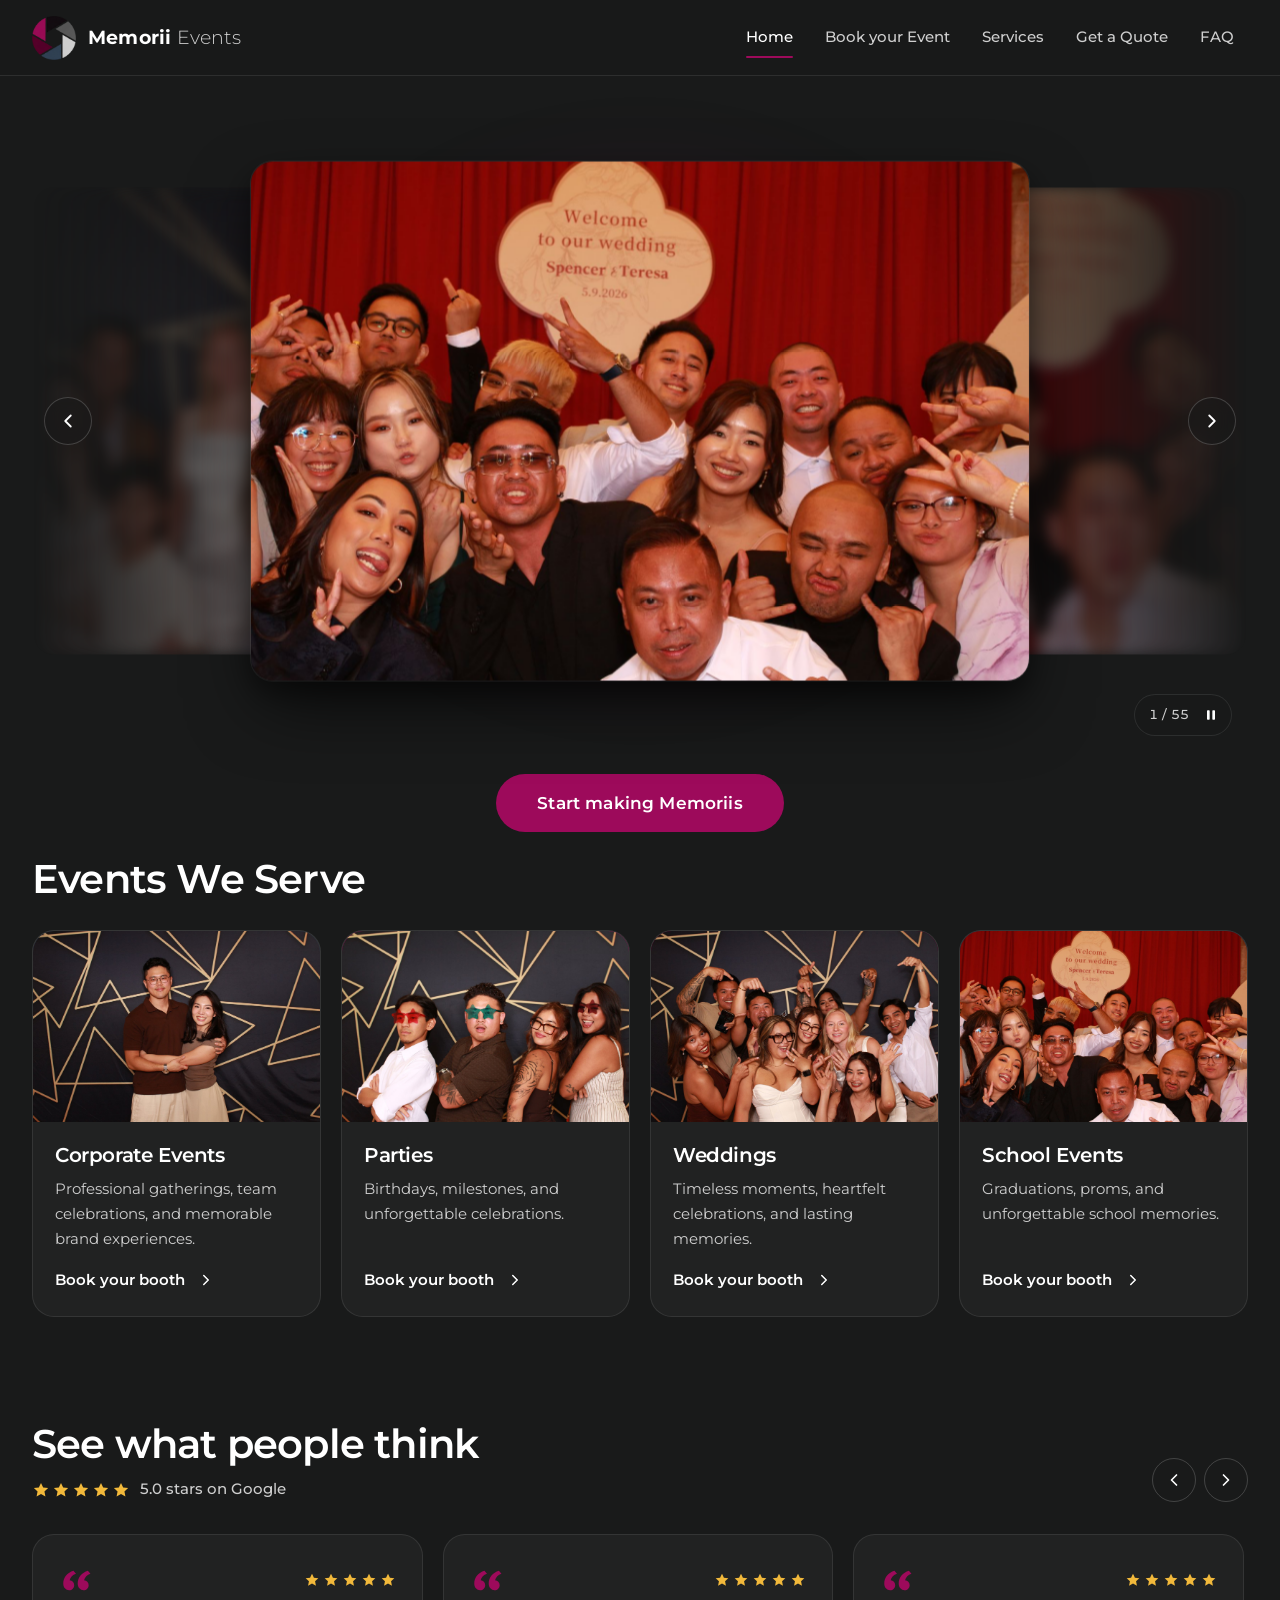
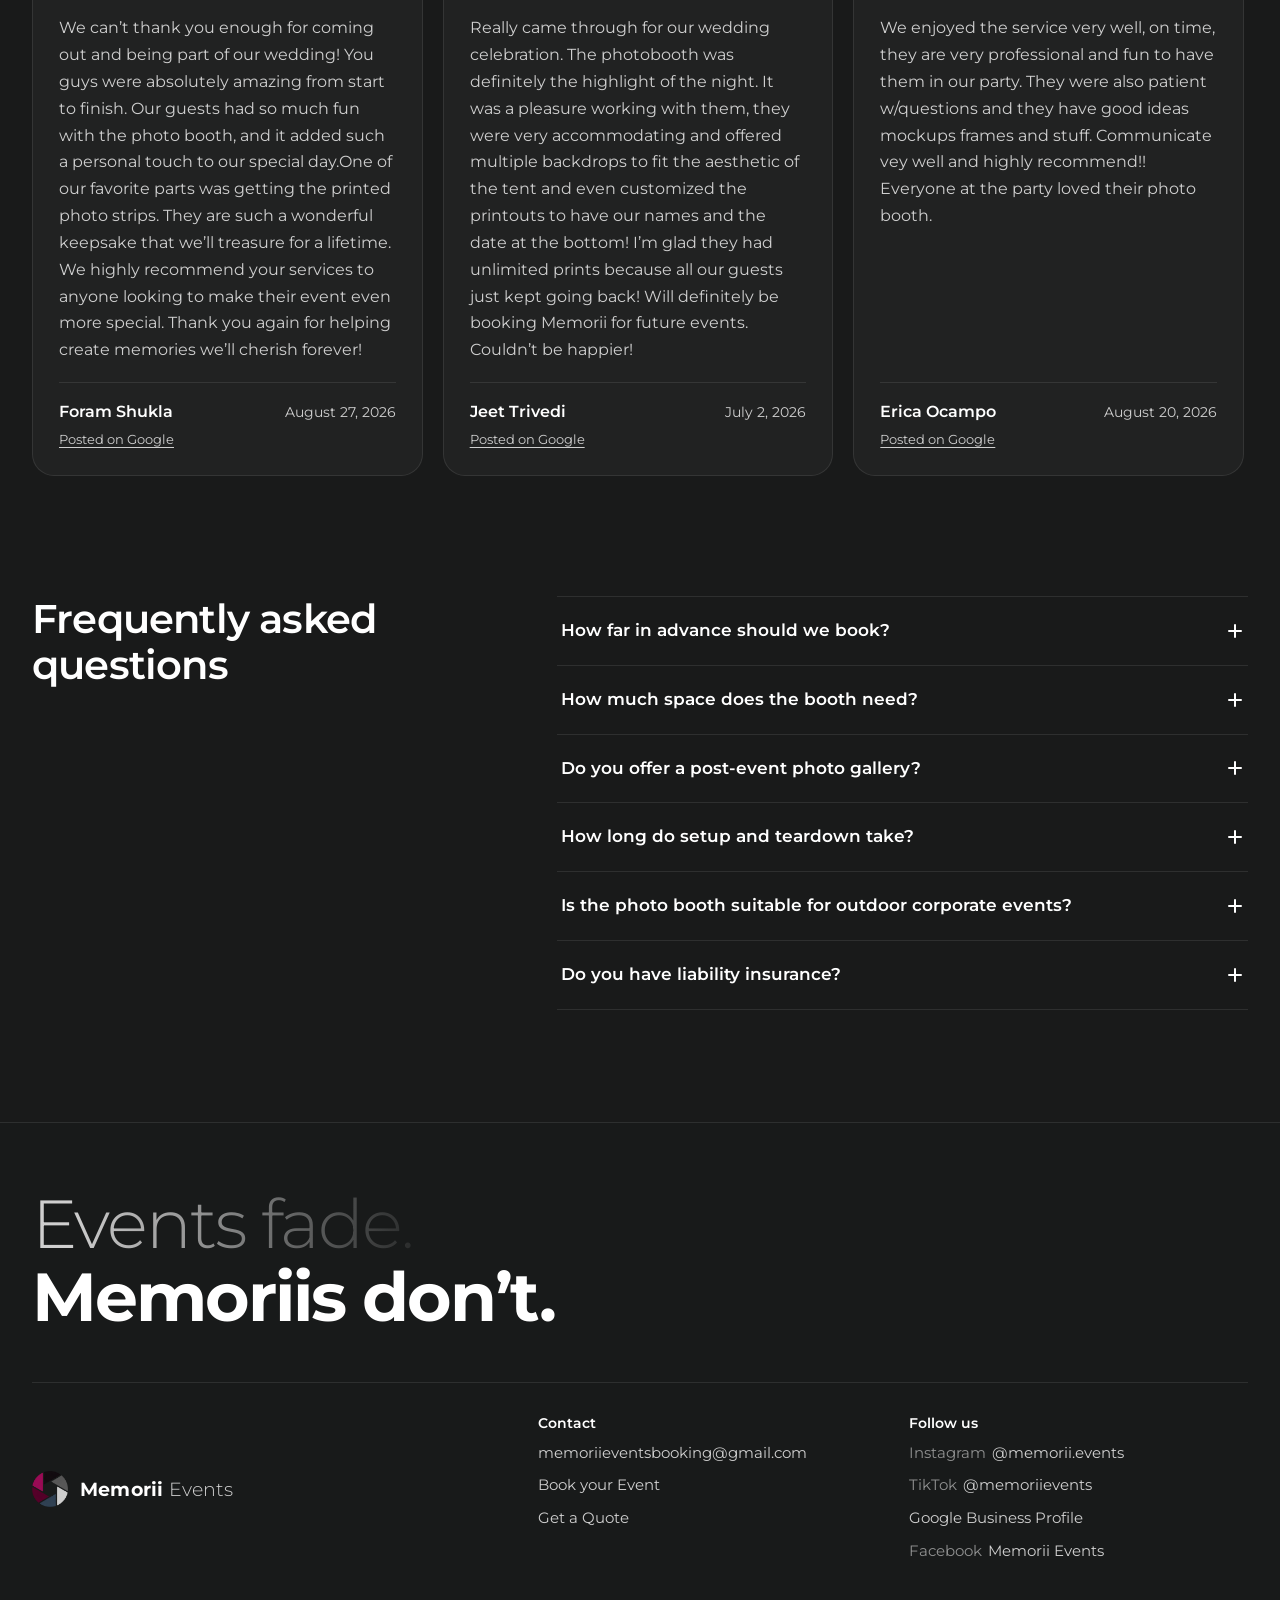
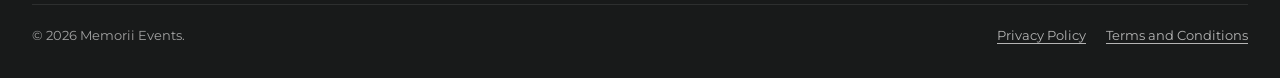
<file: index.html>
<!doctype html>
<html lang="en-CA">
<head>
  <meta charset="utf-8">
  <meta name="viewport" content="width=device-width, initial-scale=1">
  <title>Memorii Events | Photo Booth for Weddings and Events in Toronto and the GTA</title>
  <meta name="description" content="Photo booth rentals for weddings, parties, corporate and school events across Toronto and the GTA. Printed keepsakes, instant sharing, and something fun for your guests to do.">
  <link rel="canonical" href="https://memoriievents.ca/">
  <meta name="theme-color" content="#191a1a">

  <!-- Social sharing previews -->
  <meta property="og:type" content="website">
  <meta property="og:site_name" content="Memorii Events">
  <meta property="og:locale" content="en_CA">
  <meta property="og:title" content="Memorii Events | Photo Booth for Weddings and Events in Toronto and the GTA">
  <meta property="og:description" content="Photo booth rentals for weddings, parties, corporate and school events across Toronto and the GTA. Printed keepsakes, instant sharing, and something fun for your guests to do.">
  <meta property="og:url" content="https://memoriievents.ca/">
  <meta property="og:image" content="https://memoriievents.ca/assets/media-web/wedding1.jpg">
  <meta name="twitter:card" content="summary_large_image">

  <link rel="icon" type="image/png" sizes="32x32" href="assets/favicon-32.png">
  <link rel="apple-touch-icon" href="assets/apple-touch-icon.png">

  <link rel="preconnect" href="https://fonts.googleapis.com">
  <link rel="preconnect" href="https://fonts.gstatic.com" crossorigin>
  <link rel="stylesheet" href="https://fonts.googleapis.com/css2?family=Montserrat:wght@300;400;500;600;700&display=swap">
  <link rel="stylesheet" href="assets/css/styles.css?v=5">
  <script type="application/ld+json">
  {"@context": "https://schema.org", "@type": "LocalBusiness", "name": "Memorii Events", "url": "https://memoriievents.ca/", "email": "memoriieventsbooking@gmail.com", "logo": "https://memoriievents.ca/assets/logo-transparent.png", "image": "https://memoriievents.ca/assets/media-web/wedding1.jpg", "slogan": "Events fade. Memoriis don't.", "description": "Photo booth entertainment, onsite printing and digital photo sharing for weddings, parties, corporate and school events.", "areaServed": ["Toronto", "Greater Toronto Area"], "sameAs": ["https://www.instagram.com/memorii.events", "https://www.tiktok.com/@memoriievents"]}
  </script>
</head>
<body>
<a class="skip-link" href="#main">Skip to content</a>

<header class="site-header">
  <div class="container header-inner">
    <a class="brand" href="index.html" aria-label="Memorii Events, home">
      <img src="assets/logo-transparent-256.png" alt="" width="44" height="44">
      <span class="brand-name"><strong>Memorii</strong> <span>Events</span></span>
    </a>

    <button class="menu-toggle" type="button" aria-expanded="false" aria-controls="site-nav" aria-label="Open menu">
      <svg viewBox="0 0 24 24" fill="none" stroke="currentColor" stroke-width="2" stroke-linecap="round" aria-hidden="true">
        <path class="line line-top" d="M4 7h16"/><path class="line line-mid" d="M4 12h16"/><path class="line line-bot" d="M4 17h16"/>
      </svg>
    </button>

    <nav id="site-nav" class="site-nav" aria-label="Main">
      <a class="nav-link" href="index.html" aria-current="page">Home</a>
      <a class="nav-link" href="pages/book.html">Book your Event</a>
      <a class="nav-link" href="pages/services.html">Services</a>
      <a class="nav-link" href="pages/quote.html">Get a Quote</a>
      <a class="nav-link" href="#faq">FAQ</a>
    </nav>
  </div>
</header>

<main id="main">
  <h1 class="visually-hidden">Memorii Events: photo booth rentals for weddings, parties, corporate and school events in Toronto and the GTA</h1>

  <!-- Hero carousel: photos and videos come from assets/data/carousel.json -->
  <section class="hero" aria-label="Photos and videos from our events">
    <div class="container">
      <div class="cf" data-carousel data-src="assets/data/carousel.json" tabindex="0"
           role="region" aria-roledescription="carousel"
           aria-label="Photos and videos from our events. Use the left and right arrow keys to browse.">
        <div class="cf-track"></div>

        <button class="cf-btn cf-prev" type="button" aria-label="Previous photo or video"><svg viewBox="0 0 24 24" fill="none" stroke="currentColor" stroke-width="2" stroke-linecap="round" stroke-linejoin="round" aria-hidden="true"><path d="m15 18-6-6 6-6"/></svg></button>
        <button class="cf-btn cf-next" type="button" aria-label="Next photo or video"><svg viewBox="0 0 24 24" fill="none" stroke="currentColor" stroke-width="2" stroke-linecap="round" stroke-linejoin="round" aria-hidden="true"><path d="m9 18 6-6-6-6"/></svg></button>

        <div class="cf-bar">
          <span class="cf-count" aria-hidden="true"></span>
          <button class="cf-pause" type="button" aria-label="Pause slideshow" aria-pressed="false">
            <svg class="icon-pause" viewBox="0 0 24 24" fill="currentColor" aria-hidden="true"><rect x="6" y="5" width="4" height="14" rx="1"/><rect x="14" y="5" width="4" height="14" rx="1"/></svg>
            <svg class="icon-play" viewBox="0 0 24 24" fill="currentColor" aria-hidden="true"><path d="M7 5.5v13a1 1 0 0 0 1.5.86l11-6.5a1 1 0 0 0 0-1.72l-11-6.5A1 1 0 0 0 7 5.5z"/></svg>
          </button>
        </div>
        <p class="cf-status visually-hidden" aria-live="polite"></p>
      </div>
    </div>

    <div class="hero-cta">
      <a class="btn btn-lg" href="pages/book.html">Start making Memoriis</a>
    </div>
  </section>

  <!-- Events We Serve: each card opens the booking popup below -->
  <section class="events" aria-labelledby="events-title">
    <div class="container">
      <h2 class="section-title" id="events-title">Events We Serve</h2>
      <ul class="event-grid" role="list">
        <li class="event-card">
          <img class="event-block event-block--slate" src="assets/media-web/ep3.jpg" alt="" width="1600" height="1067" loading="lazy" decoding="async">
          <div class="event-body">
            <h3>Corporate Events</h3>
            <p>Professional gatherings, team celebrations, and memorable brand experiences.</p>
            <button class="event-open" type="button" data-event="Corporate Events">
              Book your booth<span class="visually-hidden"> for Corporate Events</span> <svg viewBox="0 0 24 24" fill="none" stroke="currentColor" stroke-width="2" stroke-linecap="round" stroke-linejoin="round" aria-hidden="true"><path d="m9 18 6-6-6-6"/></svg>
            </button>
          </div>
        </li>
        <li class="event-card">
          <img class="event-block event-block--magenta" src="assets/media-web/ep1.jpg" alt="" width="1600" height="1067" loading="lazy" decoding="async">
          <div class="event-body">
            <h3>Parties</h3>
            <p>Birthdays, milestones, and unforgettable celebrations.</p>
            <button class="event-open" type="button" data-event="Parties">
              Book your booth<span class="visually-hidden"> for Parties</span> <svg viewBox="0 0 24 24" fill="none" stroke="currentColor" stroke-width="2" stroke-linecap="round" stroke-linejoin="round" aria-hidden="true"><path d="m9 18 6-6-6-6"/></svg>
            </button>
          </div>
        </li>
        <li class="event-card">
          <img class="event-block event-block--deep" src="assets/media-web/ep5.jpg" alt="" width="1600" height="1067" loading="lazy" decoding="async">
          <div class="event-body">
            <h3>Weddings</h3>
            <p>Timeless moments, heartfelt celebrations, and lasting memories.</p>
            <button class="event-open" type="button" data-event="Weddings">
              Book your booth<span class="visually-hidden"> for Weddings</span> <svg viewBox="0 0 24 24" fill="none" stroke="currentColor" stroke-width="2" stroke-linecap="round" stroke-linejoin="round" aria-hidden="true"><path d="m9 18 6-6-6-6"/></svg>
            </button>
          </div>
        </li>
        <li class="event-card">
          <img class="event-block event-block--mix" src="assets/media-web/ep25.jpg" alt="" width="1600" height="1067" loading="lazy" decoding="async">
          <div class="event-body">
            <h3>School Events</h3>
            <p>Graduations, proms, and unforgettable school memories.</p>
            <button class="event-open" type="button" data-event="School Events">
              Book your booth<span class="visually-hidden"> for School Events</span> <svg viewBox="0 0 24 24" fill="none" stroke="currentColor" stroke-width="2" stroke-linecap="round" stroke-linejoin="round" aria-hidden="true"><path d="m9 18 6-6-6-6"/></svg>
            </button>
          </div>
        </li>
      </ul>
    </div>
  </section>

  <!-- Reviews: every review in assets/data/reviews.json is shown -->
  <section class="reviews" aria-labelledby="reviews-title">
    <div class="container">
      <div class="section-head">
        <div>
          <h2 class="section-title" id="reviews-title">See what people think</h2>
          <p class="rating-line">
            <span class="rating-stars" aria-hidden="true"><svg viewBox="0 0 24 24" aria-hidden="true" fill="currentColor"><path d="M12 2.6l2.9 6 6.6.8-4.9 4.6 1.3 6.5L12 17.3l-5.9 3.2 1.3-6.5L2.5 9.4l6.6-.8z"/></svg><svg viewBox="0 0 24 24" aria-hidden="true" fill="currentColor"><path d="M12 2.6l2.9 6 6.6.8-4.9 4.6 1.3 6.5L12 17.3l-5.9 3.2 1.3-6.5L2.5 9.4l6.6-.8z"/></svg><svg viewBox="0 0 24 24" aria-hidden="true" fill="currentColor"><path d="M12 2.6l2.9 6 6.6.8-4.9 4.6 1.3 6.5L12 17.3l-5.9 3.2 1.3-6.5L2.5 9.4l6.6-.8z"/></svg><svg viewBox="0 0 24 24" aria-hidden="true" fill="currentColor"><path d="M12 2.6l2.9 6 6.6.8-4.9 4.6 1.3 6.5L12 17.3l-5.9 3.2 1.3-6.5L2.5 9.4l6.6-.8z"/></svg><svg viewBox="0 0 24 24" aria-hidden="true" fill="currentColor"><path d="M12 2.6l2.9 6 6.6.8-4.9 4.6 1.3 6.5L12 17.3l-5.9 3.2 1.3-6.5L2.5 9.4l6.6-.8z"/></svg></span>
            <span>5.0 stars on Google</span>
          </p>
        </div>
        <div class="review-arrows">
          <button class="round-btn" type="button" data-reviews-prev aria-label="Previous review"><svg viewBox="0 0 24 24" fill="none" stroke="currentColor" stroke-width="2" stroke-linecap="round" stroke-linejoin="round" aria-hidden="true"><path d="m15 18-6-6 6-6"/></svg></button>
          <button class="round-btn" type="button" data-reviews-next aria-label="Next review"><svg viewBox="0 0 24 24" fill="none" stroke="currentColor" stroke-width="2" stroke-linecap="round" stroke-linejoin="round" aria-hidden="true"><path d="m9 18 6-6-6-6"/></svg></button>
        </div>
      </div>
      <div class="reviews-track" data-reviews data-src="assets/data/reviews.json" tabindex="0" aria-label="Customer reviews"></div>
    </div>
  </section>

  <!-- FAQ: the FAQ tab in the banner scrolls here -->
  <section class="faq" id="faq" aria-labelledby="faq-title">
    <div class="container faq-grid">
      <h2 class="section-title" id="faq-title">Frequently asked questions</h2>
      <div class="faq-list">
        <details class="faq-item">
          <summary>How far in advance should we book?<span class="faq-icon" aria-hidden="true"></span></summary>
          <p>We recommend booking at least 3&ndash;6 months in advance for corporate events.</p>
        </details>
        <details class="faq-item">
          <summary>How much space does the booth need?<span class="faq-icon" aria-hidden="true"></span></summary>
          <p>Our booth needs an 8x8 ft space with access to a power outlet.</p>
        </details>
        <details class="faq-item">
          <summary>Do you offer a post-event photo gallery?<span class="faq-icon" aria-hidden="true"></span></summary>
          <p>Yes. Every package includes a private online gallery with every photo taken at your event. Your team can view, download, and share every image, with no watermarks and no expiry date.</p>
        </details>
        <details class="faq-item">
          <summary>How long do setup and teardown take?<span class="faq-icon" aria-hidden="true"></span></summary>
          <p>We arrive 60&ndash;90 minutes before your event starts so everything is ready before the first guest arrives. Teardown takes about 30&ndash;45 minutes after the event ends.</p>
        </details>
        <details class="faq-item">
          <summary>Is the photo booth suitable for outdoor corporate events?<span class="faq-icon" aria-hidden="true"></span></summary>
          <p>Yes, for covered patios, tents, and sheltered outdoor spaces. We need protection from direct sunlight and rain, because our equipment is not weatherproof.</p>
        </details>
        <details class="faq-item">
          <summary>Do you have liability insurance?<span class="faq-icon" aria-hidden="true"></span></summary>
          <p>Yes, Memorii Events carries full liability insurance. Insurance certificates can be provided on request for venues that need vendor documentation.</p>
        </details>
      </div>
    </div>
  </section>
</main>

<!-- Booking popup, opened by the Events We Serve cards -->
<dialog class="booking-dialog" id="booking-dialog" aria-labelledby="booking-title">
  <div class="dialog-panel">
    <button class="dialog-close" type="button" aria-label="Close"><svg viewBox="0 0 24 24" fill="none" stroke="currentColor" stroke-width="2" stroke-linecap="round" aria-hidden="true"><path d="M6 6l12 12M18 6 6 18"/></svg></button>
    <h2 id="booking-title">Book Your Booth For &ldquo;<span data-event-name>Your Event</span>&rdquo;</h2>
    <p class="quote-line">Get a quote in 24 hours, no commitments.</p>

    <!-- Sends to the same Formspree form as the Book and Quote pages -->
    <form class="enquiry-form popup-form" action="https://formspree.io/f/mgaaaqll" method="POST" data-thanks="pages/thanks.html">
      <input type="hidden" name="_subject" value="New booking request - ">
      <input type="hidden" name="_next" value="https://ziyadk1520.github.io/memorii-events/pages/thanks.html">
      <input type="hidden" name="event_type" value="">
      <div class="visually-hidden" aria-hidden="true">
        <label for="popup-gotcha">Leave this empty</label>
        <input id="popup-gotcha" type="text" name="_gotcha" tabindex="-1" autocomplete="off">
      </div>

      <div class="field">
        <label for="popup-name">Full name <span class="req">(required)</span></label>
        <input id="popup-name" name="name" type="text" required autocomplete="name">
      </div>
      <div class="field">
        <label for="popup-contact">Phone or email <span class="req">(required)</span></label>
        <input id="popup-contact" name="contact" type="text" required>
      </div>
      <div class="form-row">
          <div class="field">
            <label for="popup-date">Date of event <span class="req">(required)</span></label>
            <input id="popup-date" name="event_date" type="text" required inputmode="numeric" autocomplete="off"
                   placeholder="yyyy-mm-dd" pattern="\d{4}-\d{2}-\d{2}" maxlength="10"
                   data-date-field aria-describedby="popup-date-hint">
            <span class="hint" id="popup-date-hint">Format yyyy-mm-dd, for example <span class="nowrap">2027-06-14</span>.</span>
          </div>
          <div class="field">
            <label for="popup-budget">Budget <span class="req">(required)</span></label>
            <select id="popup-budget" name="budget" required>
                <option value="">Choose one</option>
                <option>$349-$499</option>
                <option>$500-$749</option>
                <option>$750+</option>
            </select>
          </div>
      </div>
      <div class="form-row form-row--single">
          <div class="field">
            <label for="popup-collection">Chosen collection</label>
            <select id="popup-collection" name="chosen_collection">
                <option selected>Not sure</option>
                <option>Essential Collection</option>
                <option>Classic Collection</option>
                <option>Reserve Collection</option>
            </select>
          </div>
      </div>

      <button class="btn btn-lg btn-block" type="submit" data-label="Reserve your date">Reserve your date</button>
      <p class="form-status" role="status" aria-live="polite"></p>
    </form>
  </div>
</dialog>

<footer class="site-footer">
  <div class="container">
    <p class="slogan" aria-label="Events fade. Memoriis don't.">
      <span class="slogan-fade" aria-hidden="true">Events fade.</span>
      <span class="slogan-bold" aria-hidden="true">Memoriis don&rsquo;t.</span>
    </p>

    <div class="footer-grid">
      <div class="footer-brand">
        <img src="assets/logo-transparent-256.png" alt="" width="36" height="36">
        <span class="brand-name"><strong>Memorii</strong> <span>Events</span></span>
      </div>
      <div>
        <h2 class="footer-h">Contact</h2>
        <ul class="footer-list">
          <li><a href="mailto:memoriieventsbooking@gmail.com">memoriieventsbooking@gmail.com</a></li>
          <li><a href="pages/book.html">Book your Event</a></li>
          <li><a href="pages/quote.html">Get a Quote</a></li>
        </ul>
      </div>
      <div>
        <h2 class="footer-h">Follow us</h2>
        <ul class="footer-list">
          <li><span class="label">Instagram</span><a href="https://www.instagram.com/memorii.events?utm_source=qr" target="_blank" rel="noopener">@memorii.events</a></li>
          <li><span class="label">TikTok</span><a href="https://www.tiktok.com/@memoriievents?_r=1&amp;_t=ZS-98tOiBm9J1l" target="_blank" rel="noopener">@memoriievents</a></li>
          <li><a href="https://maps.app.goo.gl/9qKDPne746rH4iwv8?g_st=ic" target="_blank" rel="noopener">Google Business Profile</a></li>
          <li><span class="label">Facebook</span>Memorii Events</li>
        </ul>
      </div>
    </div>

    <div class="footer-legal">
      <p>&copy; 2026 Memorii Events.</p>
      <ul class="footer-legal-links">
        <li><a href="pages/privacy.html">Privacy Policy</a></li>
        <li><a href="pages/terms.html">Terms and Conditions</a></li>
      </ul>
    </div>
  </div>
</footer>

<script src="assets/js/main.js?v=5" defer></script>
</body>
</html>
</file>
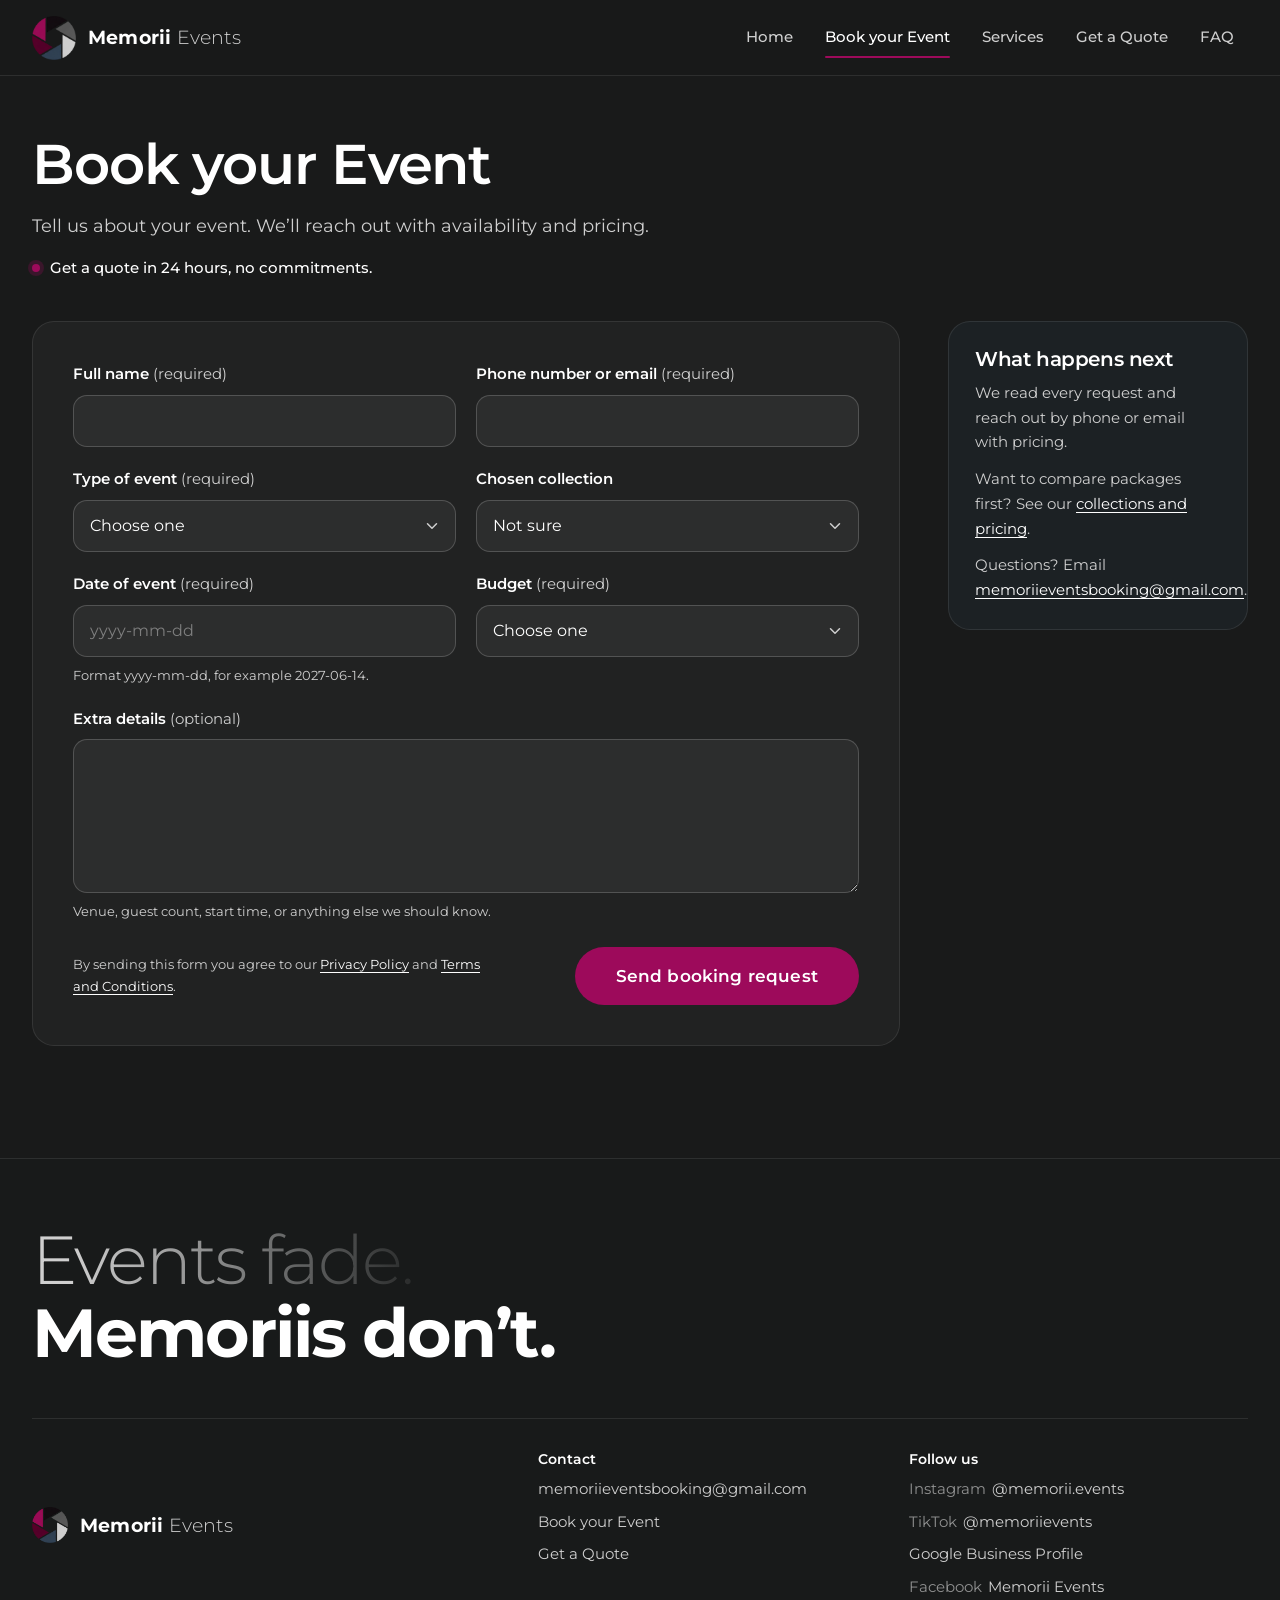
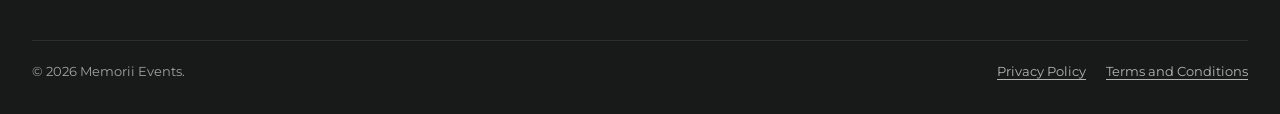
<file: pages/book.html>
<!doctype html>
<html lang="en-CA">
<head>
  <meta charset="utf-8">
  <meta name="viewport" content="width=device-width, initial-scale=1">
  <title>Book your Event | Memorii Events</title>
  <meta name="description" content="Tell us about your event. We’ll reach out with availability and pricing.">
  <link rel="canonical" href="https://memoriievents.ca/pages/book.html">
  <meta name="theme-color" content="#191a1a">

  <!-- Social sharing previews -->
  <meta property="og:type" content="website">
  <meta property="og:site_name" content="Memorii Events">
  <meta property="og:locale" content="en_CA">
  <meta property="og:title" content="Book your Event | Memorii Events">
  <meta property="og:description" content="Tell us about your event. We’ll reach out with availability and pricing.">
  <meta property="og:url" content="https://memoriievents.ca/pages/book.html">
  <meta property="og:image" content="https://memoriievents.ca/assets/media-web/wedding1.jpg">
  <meta name="twitter:card" content="summary_large_image">

  <link rel="icon" type="image/png" sizes="32x32" href="../assets/favicon-32.png">
  <link rel="apple-touch-icon" href="../assets/apple-touch-icon.png">

  <link rel="preconnect" href="https://fonts.googleapis.com">
  <link rel="preconnect" href="https://fonts.gstatic.com" crossorigin>
  <link rel="stylesheet" href="https://fonts.googleapis.com/css2?family=Montserrat:wght@300;400;500;600;700&display=swap">
  <link rel="stylesheet" href="../assets/css/styles.css?v=5">
</head>
<body>
<a class="skip-link" href="#main">Skip to content</a>

<header class="site-header">
  <div class="container header-inner">
    <a class="brand" href="../index.html" aria-label="Memorii Events, home">
      <img src="../assets/logo-transparent-256.png" alt="" width="44" height="44">
      <span class="brand-name"><strong>Memorii</strong> <span>Events</span></span>
    </a>

    <button class="menu-toggle" type="button" aria-expanded="false" aria-controls="site-nav" aria-label="Open menu">
      <svg viewBox="0 0 24 24" fill="none" stroke="currentColor" stroke-width="2" stroke-linecap="round" aria-hidden="true">
        <path class="line line-top" d="M4 7h16"/><path class="line line-mid" d="M4 12h16"/><path class="line line-bot" d="M4 17h16"/>
      </svg>
    </button>

    <nav id="site-nav" class="site-nav" aria-label="Main">
      <a class="nav-link" href="../index.html">Home</a>
      <a class="nav-link" href="book.html" aria-current="page">Book your Event</a>
      <a class="nav-link" href="services.html">Services</a>
      <a class="nav-link" href="quote.html">Get a Quote</a>
      <a class="nav-link" href="../index.html#faq">FAQ</a>
    </nav>
  </div>
</header>

<main id="main" class="page">
  <div class="container">
    <div class="page-head">
      <h1>Book your Event</h1>
      <p class="lead">Tell us about your event. We’ll reach out with availability and pricing.</p>
      <p class="quote-line">Get a quote in 24 hours, no commitments.</p>
    </div>

    <div class="form-layout">
      <div class="form-card">
        <form class="enquiry-form" action="https://formspree.io/f/mgaaaqll" method="POST" data-thanks="thanks.html">
          <!-- Formspree settings (endpoint to be replaced later) -->
          <input type="hidden" name="_subject" value="New booking request - Memorii Events">
          <input type="hidden" name="_next" value="https://ziyadk1520.github.io/memorii-events/pages/thanks.html">
          <!-- Spam trap: people never see or fill this -->
          <div class="visually-hidden" aria-hidden="true">
            <label for="book-gotcha">Leave this empty</label>
            <input id="book-gotcha" type="text" name="_gotcha" tabindex="-1" autocomplete="off">
          </div>

          <div class="form-row">
            <div class="field">
              <label for="name">Full name <span class="req">(required)</span></label>
              <input id="name" name="name" type="text" required autocomplete="name">
            </div>
            <div class="field">
              <label for="contact">Phone number or email <span class="req">(required)</span></label>
              <input id="contact" name="contact" type="text" required>
            </div>
          </div>

          <div class="form-row">
            <div class="field">
              <label for="event_type">Type of event <span class="req">(required)</span></label>
              <select id="event_type" name="event_type" required>
                <option value="">Choose one</option>
                <option>Wedding</option>
                <option>Private party</option>
                <option>Corporate event</option>
                <option>Other</option>
              </select>
            </div>
            <div class="field">
            <label for="chosen_collection">Chosen collection</label>
            <select id="chosen_collection" name="chosen_collection">
                <option selected>Not sure</option>
                <option>Essential Collection</option>
                <option>Classic Collection</option>
                <option>Reserve Collection</option>
            </select>
          </div>
          </div>

          <div class="form-row">
            <div class="field">
            <label for="event_date">Date of event <span class="req">(required)</span></label>
            <input id="event_date" name="event_date" type="text" required inputmode="numeric" autocomplete="off"
                   placeholder="yyyy-mm-dd" pattern="\d{4}-\d{2}-\d{2}" maxlength="10"
                   data-date-field aria-describedby="event_date-hint">
            <span class="hint" id="event_date-hint">Format yyyy-mm-dd, for example <span class="nowrap">2027-06-14</span>.</span>
          </div>
            <div class="field">
            <label for="budget">Budget <span class="req">(required)</span></label>
            <select id="budget" name="budget" required>
                <option value="">Choose one</option>
                <option>$349-$499</option>
                <option>$500-$749</option>
                <option>$750+</option>
            </select>
          </div>
          </div>

          <div class="field">
            <label for="details">Extra details <span class="req">(optional)</span></label>
            <textarea id="details" name="details" rows="5" aria-describedby="details-hint"></textarea>
            <span class="hint" id="details-hint">Venue, guest count, start time, or anything else we should know.</span>
          </div>

          <div class="form-foot">
            <p class="form-note">By sending this form you agree to our <a href="privacy.html">Privacy Policy</a> and <a href="terms.html">Terms and Conditions</a>.</p>
            <button class="btn btn-lg" type="submit" data-label="Send booking request">Send booking request</button>
          </div>
        </form>
      </div>

      <aside class="aside-card" aria-labelledby="book-next">
        <h2 id="book-next">What happens next</h2>
        <p>We read every request and reach out by phone or email with pricing.</p>
        <p>Want to compare packages first? See our <a href="services.html">collections and pricing</a>.</p>
        <p>Questions? Email <a href="mailto:memoriieventsbooking@gmail.com">memoriieventsbooking@gmail.com</a>.</p>
      </aside>
    </div>
  </div>
</main>

<footer class="site-footer">
  <div class="container">
    <p class="slogan" aria-label="Events fade. Memoriis don't.">
      <span class="slogan-fade" aria-hidden="true">Events fade.</span>
      <span class="slogan-bold" aria-hidden="true">Memoriis don&rsquo;t.</span>
    </p>

    <div class="footer-grid">
      <div class="footer-brand">
        <img src="../assets/logo-transparent-256.png" alt="" width="36" height="36">
        <span class="brand-name"><strong>Memorii</strong> <span>Events</span></span>
      </div>
      <div>
        <h2 class="footer-h">Contact</h2>
        <ul class="footer-list">
          <li><a href="mailto:memoriieventsbooking@gmail.com">memoriieventsbooking@gmail.com</a></li>
          <li><a href="book.html">Book your Event</a></li>
          <li><a href="quote.html">Get a Quote</a></li>
        </ul>
      </div>
      <div>
        <h2 class="footer-h">Follow us</h2>
        <ul class="footer-list">
          <li><span class="label">Instagram</span><a href="https://www.instagram.com/memorii.events?utm_source=qr" target="_blank" rel="noopener">@memorii.events</a></li>
          <li><span class="label">TikTok</span><a href="https://www.tiktok.com/@memoriievents?_r=1&amp;_t=ZS-98tOiBm9J1l" target="_blank" rel="noopener">@memoriievents</a></li>
          <li><a href="https://maps.app.goo.gl/9qKDPne746rH4iwv8?g_st=ic" target="_blank" rel="noopener">Google Business Profile</a></li>
          <li><span class="label">Facebook</span>Memorii Events</li>
        </ul>
      </div>
    </div>

    <div class="footer-legal">
      <p>&copy; 2026 Memorii Events.</p>
      <ul class="footer-legal-links">
        <li><a href="privacy.html">Privacy Policy</a></li>
        <li><a href="terms.html">Terms and Conditions</a></li>
      </ul>
    </div>
  </div>
</footer>

<script src="../assets/js/main.js?v=5" defer></script>
</body>
</html>
</file>
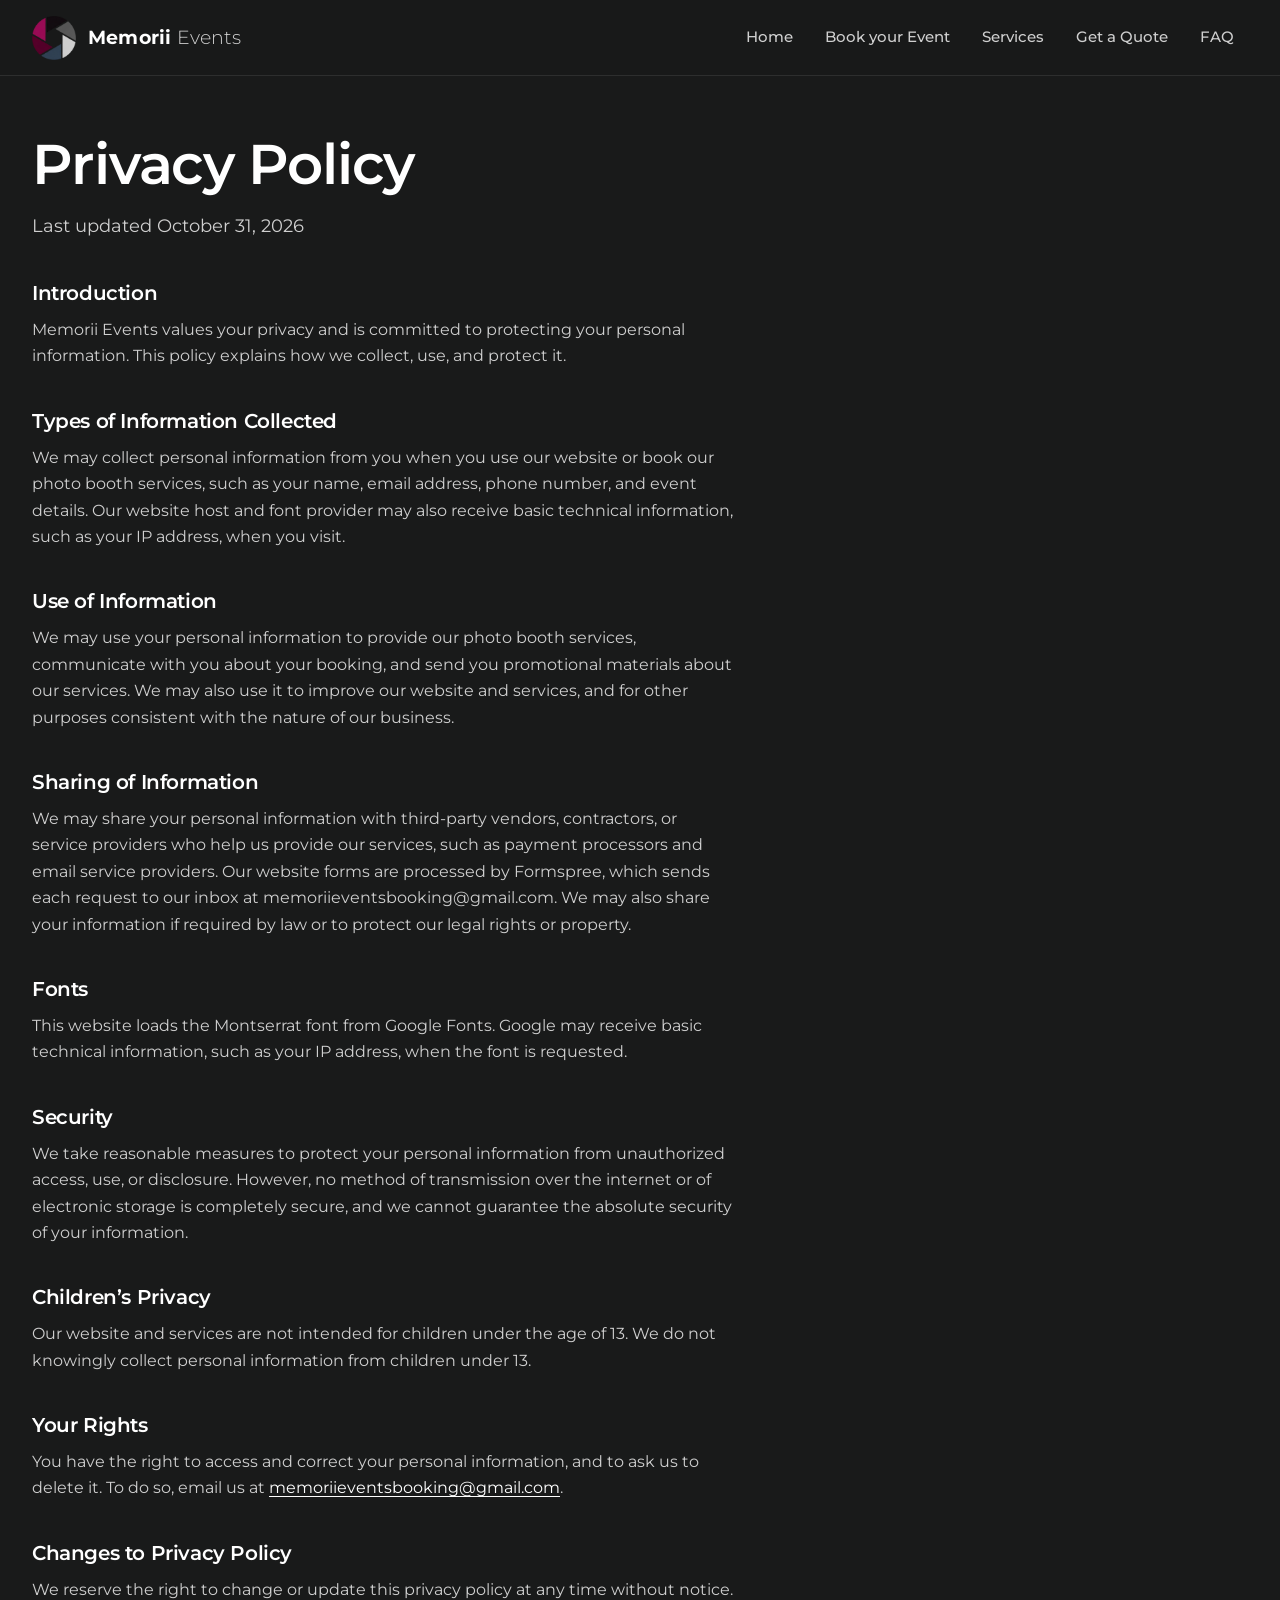
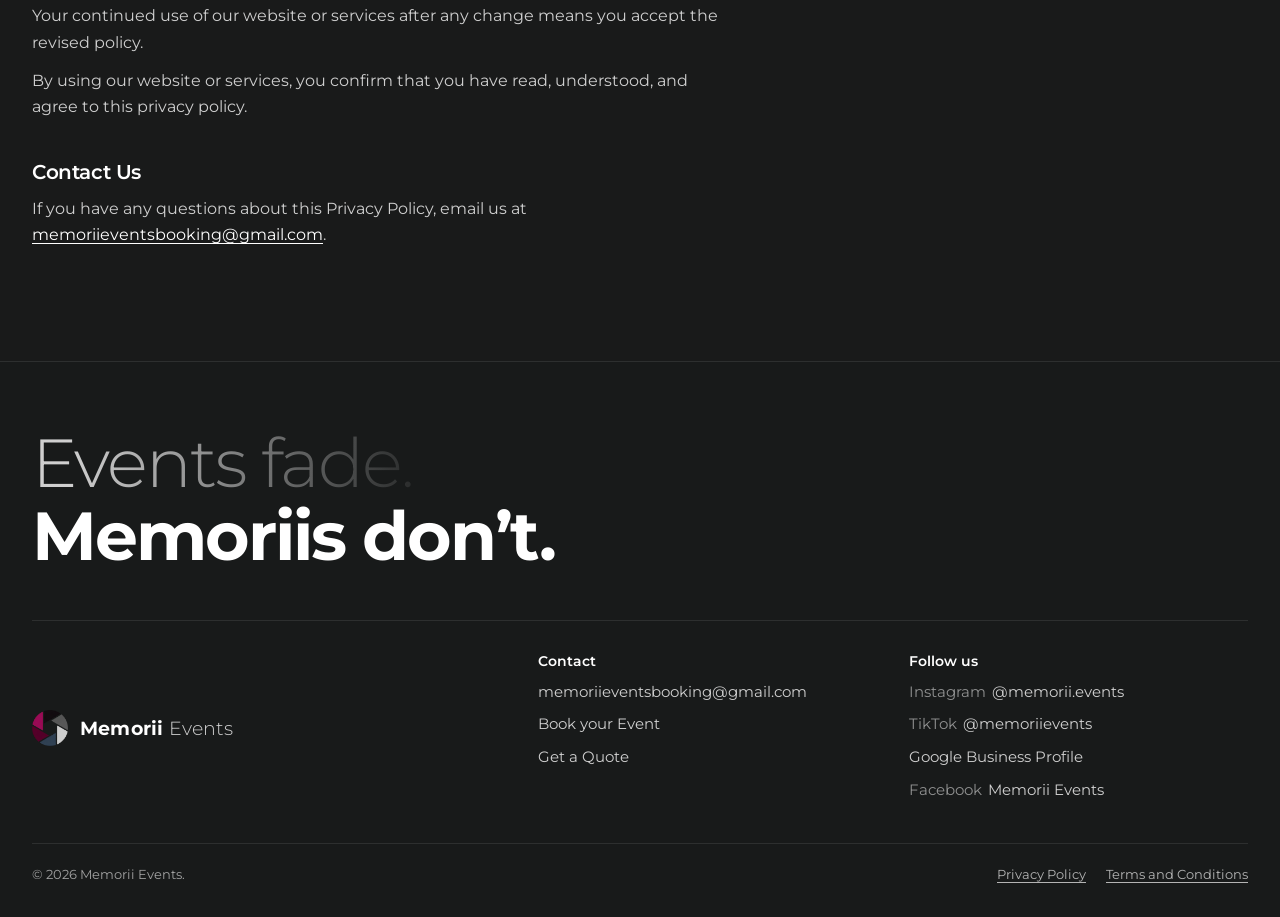
<file: pages/privacy.html>
<!doctype html>
<html lang="en-CA">
<head>
  <meta charset="utf-8">
  <meta name="viewport" content="width=device-width, initial-scale=1">
  <title>Privacy Policy | Memorii Events</title>
  <meta name="description" content="How Memorii Events collects, uses, and protects the personal information you share with us.">
  <link rel="canonical" href="https://memoriievents.ca/pages/privacy.html">
  <meta name="theme-color" content="#191a1a">

  <!-- Social sharing previews -->
  <meta property="og:type" content="website">
  <meta property="og:site_name" content="Memorii Events">
  <meta property="og:locale" content="en_CA">
  <meta property="og:title" content="Privacy Policy | Memorii Events">
  <meta property="og:description" content="How Memorii Events collects, uses, and protects the personal information you share with us.">
  <meta property="og:url" content="https://memoriievents.ca/pages/privacy.html">
  <meta property="og:image" content="https://memoriievents.ca/assets/media-web/wedding1.jpg">
  <meta name="twitter:card" content="summary_large_image">

  <link rel="icon" type="image/png" sizes="32x32" href="../assets/favicon-32.png">
  <link rel="apple-touch-icon" href="../assets/apple-touch-icon.png">

  <link rel="preconnect" href="https://fonts.googleapis.com">
  <link rel="preconnect" href="https://fonts.gstatic.com" crossorigin>
  <link rel="stylesheet" href="https://fonts.googleapis.com/css2?family=Montserrat:wght@300;400;500;600;700&display=swap">
  <link rel="stylesheet" href="../assets/css/styles.css?v=5">
</head>
<body>
<a class="skip-link" href="#main">Skip to content</a>

<header class="site-header">
  <div class="container header-inner">
    <a class="brand" href="../index.html" aria-label="Memorii Events, home">
      <img src="../assets/logo-transparent-256.png" alt="" width="44" height="44">
      <span class="brand-name"><strong>Memorii</strong> <span>Events</span></span>
    </a>

    <button class="menu-toggle" type="button" aria-expanded="false" aria-controls="site-nav" aria-label="Open menu">
      <svg viewBox="0 0 24 24" fill="none" stroke="currentColor" stroke-width="2" stroke-linecap="round" aria-hidden="true">
        <path class="line line-top" d="M4 7h16"/><path class="line line-mid" d="M4 12h16"/><path class="line line-bot" d="M4 17h16"/>
      </svg>
    </button>

    <nav id="site-nav" class="site-nav" aria-label="Main">
      <a class="nav-link" href="../index.html">Home</a>
      <a class="nav-link" href="book.html">Book your Event</a>
      <a class="nav-link" href="services.html">Services</a>
      <a class="nav-link" href="quote.html">Get a Quote</a>
      <a class="nav-link" href="../index.html#faq">FAQ</a>
    </nav>
  </div>
</header>

<main id="main" class="page">
  <div class="container">
    <!-- TODO: review this policy before relying on it. Adapted from the template the owner supplied. -->
    <div class="page-head">
      <h1>Privacy Policy</h1>
      <p class="lead">Last updated October 31, 2026</p>
    </div>

    <div class="prose">
      <h2>Introduction</h2>
      <p>Memorii Events values your privacy and is committed to protecting your personal information. This policy explains how we collect, use, and protect it.</p>

      <h2>Types of Information Collected</h2>
      <p>We may collect personal information from you when you use our website or book our photo booth services, such as your name, email address, phone number, and event details. Our website host and font provider may also receive basic technical information, such as your IP address, when you visit.</p>

      <h2>Use of Information</h2>
      <p>We may use your personal information to provide our photo booth services, communicate with you about your booking, and send you promotional materials about our services. We may also use it to improve our website and services, and for other purposes consistent with the nature of our business.</p>

      <h2>Sharing of Information</h2>
      <p>We may share your personal information with third-party vendors, contractors, or service providers who help us provide our services, such as payment processors and email service providers. Our website forms are processed by Formspree, which sends each request to our inbox at memoriieventsbooking@gmail.com. We may also share your information if required by law or to protect our legal rights or property.</p>

      <h2>Fonts</h2>
      <p>This website loads the Montserrat font from Google Fonts. Google may receive basic technical information, such as your IP address, when the font is requested.</p>

      <h2>Security</h2>
      <p>We take reasonable measures to protect your personal information from unauthorized access, use, or disclosure. However, no method of transmission over the internet or of electronic storage is completely secure, and we cannot guarantee the absolute security of your information.</p>

      <h2>Children&rsquo;s Privacy</h2>
      <p>Our website and services are not intended for children under the age of 13. We do not knowingly collect personal information from children under 13.</p>

      <h2>Your Rights</h2>
      <p>You have the right to access and correct your personal information, and to ask us to delete it. To do so, email us at <a href="mailto:memoriieventsbooking@gmail.com">memoriieventsbooking@gmail.com</a>.</p>

      <h2>Changes to Privacy Policy</h2>
      <p>We reserve the right to change or update this privacy policy at any time without notice. Your continued use of our website or services after any change means you accept the revised policy.</p>
      <p>By using our website or services, you confirm that you have read, understood, and agree to this privacy policy.</p>

      <h2>Contact Us</h2>
      <p>If you have any questions about this Privacy Policy, email us at <a href="mailto:memoriieventsbooking@gmail.com">memoriieventsbooking@gmail.com</a>.</p>
    </div>
  </div>
</main>

<footer class="site-footer">
  <div class="container">
    <p class="slogan" aria-label="Events fade. Memoriis don't.">
      <span class="slogan-fade" aria-hidden="true">Events fade.</span>
      <span class="slogan-bold" aria-hidden="true">Memoriis don&rsquo;t.</span>
    </p>

    <div class="footer-grid">
      <div class="footer-brand">
        <img src="../assets/logo-transparent-256.png" alt="" width="36" height="36">
        <span class="brand-name"><strong>Memorii</strong> <span>Events</span></span>
      </div>
      <div>
        <h2 class="footer-h">Contact</h2>
        <ul class="footer-list">
          <li><a href="mailto:memoriieventsbooking@gmail.com">memoriieventsbooking@gmail.com</a></li>
          <li><a href="book.html">Book your Event</a></li>
          <li><a href="quote.html">Get a Quote</a></li>
        </ul>
      </div>
      <div>
        <h2 class="footer-h">Follow us</h2>
        <ul class="footer-list">
          <li><span class="label">Instagram</span><a href="https://www.instagram.com/memorii.events?utm_source=qr" target="_blank" rel="noopener">@memorii.events</a></li>
          <li><span class="label">TikTok</span><a href="https://www.tiktok.com/@memoriievents?_r=1&amp;_t=ZS-98tOiBm9J1l" target="_blank" rel="noopener">@memoriievents</a></li>
          <li><a href="https://maps.app.goo.gl/9qKDPne746rH4iwv8?g_st=ic" target="_blank" rel="noopener">Google Business Profile</a></li>
          <li><span class="label">Facebook</span>Memorii Events</li>
        </ul>
      </div>
    </div>

    <div class="footer-legal">
      <p>&copy; 2026 Memorii Events.</p>
      <ul class="footer-legal-links">
        <li><a href="privacy.html">Privacy Policy</a></li>
        <li><a href="terms.html">Terms and Conditions</a></li>
      </ul>
    </div>
  </div>
</footer>

<script src="../assets/js/main.js?v=5" defer></script>
</body>
</html>
</file>
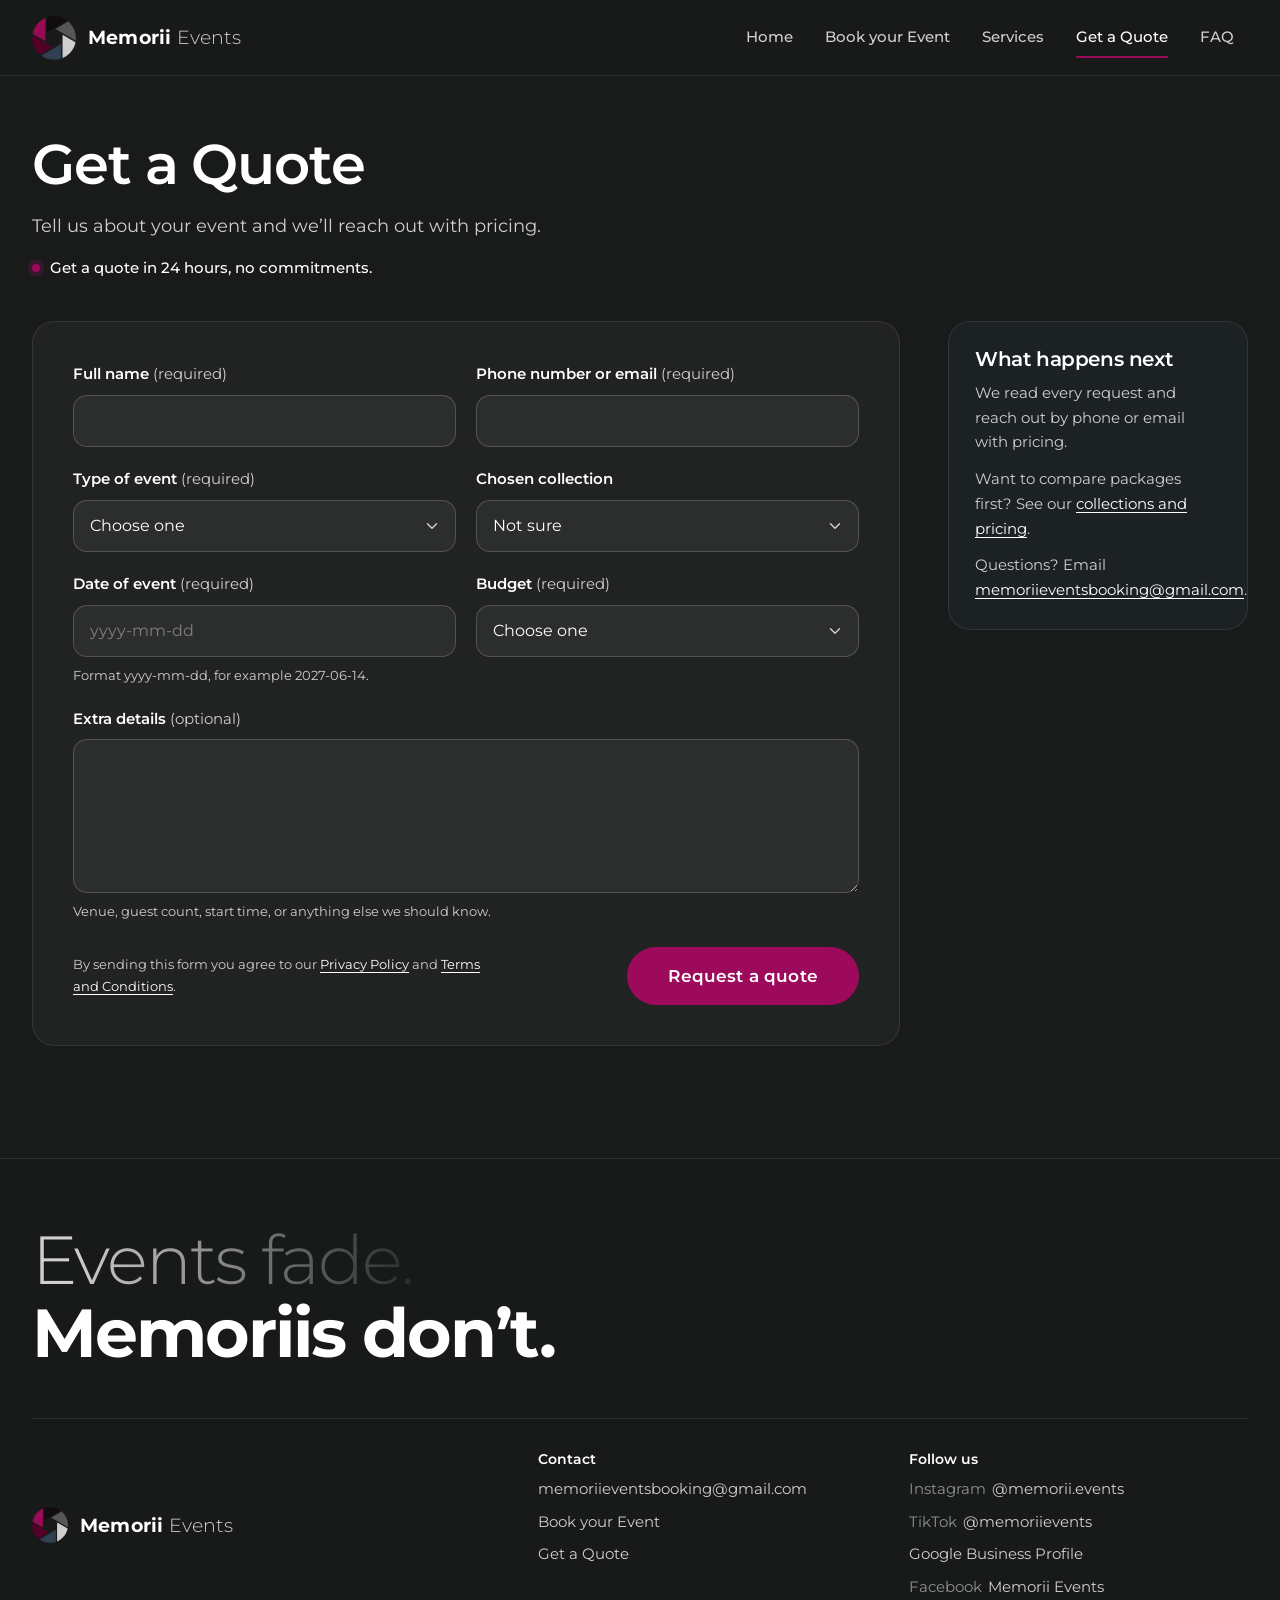
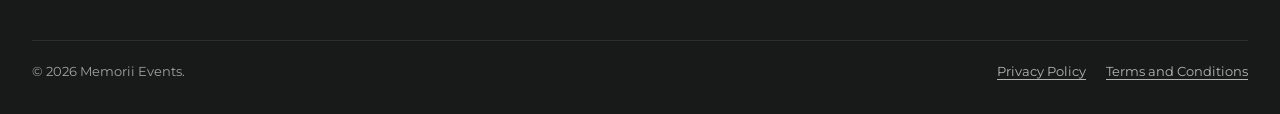
<file: pages/quote.html>
<!doctype html>
<html lang="en-CA">
<head>
  <meta charset="utf-8">
  <meta name="viewport" content="width=device-width, initial-scale=1">
  <title>Get a Quote | Memorii Events</title>
  <meta name="description" content="Tell us about your event and we’ll reach out with pricing.">
  <link rel="canonical" href="https://memoriievents.ca/pages/quote.html">
  <meta name="theme-color" content="#191a1a">

  <!-- Social sharing previews -->
  <meta property="og:type" content="website">
  <meta property="og:site_name" content="Memorii Events">
  <meta property="og:locale" content="en_CA">
  <meta property="og:title" content="Get a Quote | Memorii Events">
  <meta property="og:description" content="Tell us about your event and we’ll reach out with pricing.">
  <meta property="og:url" content="https://memoriievents.ca/pages/quote.html">
  <meta property="og:image" content="https://memoriievents.ca/assets/media-web/wedding1.jpg">
  <meta name="twitter:card" content="summary_large_image">

  <link rel="icon" type="image/png" sizes="32x32" href="../assets/favicon-32.png">
  <link rel="apple-touch-icon" href="../assets/apple-touch-icon.png">

  <link rel="preconnect" href="https://fonts.googleapis.com">
  <link rel="preconnect" href="https://fonts.gstatic.com" crossorigin>
  <link rel="stylesheet" href="https://fonts.googleapis.com/css2?family=Montserrat:wght@300;400;500;600;700&display=swap">
  <link rel="stylesheet" href="../assets/css/styles.css?v=5">
</head>
<body>
<a class="skip-link" href="#main">Skip to content</a>

<header class="site-header">
  <div class="container header-inner">
    <a class="brand" href="../index.html" aria-label="Memorii Events, home">
      <img src="../assets/logo-transparent-256.png" alt="" width="44" height="44">
      <span class="brand-name"><strong>Memorii</strong> <span>Events</span></span>
    </a>

    <button class="menu-toggle" type="button" aria-expanded="false" aria-controls="site-nav" aria-label="Open menu">
      <svg viewBox="0 0 24 24" fill="none" stroke="currentColor" stroke-width="2" stroke-linecap="round" aria-hidden="true">
        <path class="line line-top" d="M4 7h16"/><path class="line line-mid" d="M4 12h16"/><path class="line line-bot" d="M4 17h16"/>
      </svg>
    </button>

    <nav id="site-nav" class="site-nav" aria-label="Main">
      <a class="nav-link" href="../index.html">Home</a>
      <a class="nav-link" href="book.html">Book your Event</a>
      <a class="nav-link" href="services.html">Services</a>
      <a class="nav-link" href="quote.html" aria-current="page">Get a Quote</a>
      <a class="nav-link" href="../index.html#faq">FAQ</a>
    </nav>
  </div>
</header>

<main id="main" class="page">
  <div class="container">
    <div class="page-head">
      <h1>Get a Quote</h1>
      <p class="lead">Tell us about your event and we’ll reach out with pricing.</p>
      <p class="quote-line">Get a quote in 24 hours, no commitments.</p>
    </div>

    <div class="form-layout">
      <div class="form-card">
        <form class="enquiry-form" action="https://formspree.io/f/mgaaaqll" method="POST" data-thanks="thanks.html">
          <!-- Formspree settings (endpoint to be replaced later) -->
          <input type="hidden" name="_subject" value="New quote request - Memorii Events">
          <input type="hidden" name="_next" value="https://ziyadk1520.github.io/memorii-events/pages/thanks.html">
          <!-- Spam trap: people never see or fill this -->
          <div class="visually-hidden" aria-hidden="true">
            <label for="quote-gotcha">Leave this empty</label>
            <input id="quote-gotcha" type="text" name="_gotcha" tabindex="-1" autocomplete="off">
          </div>

          <div class="form-row">
            <div class="field">
              <label for="name">Full name <span class="req">(required)</span></label>
              <input id="name" name="name" type="text" required autocomplete="name">
            </div>
            <div class="field">
              <label for="contact">Phone number or email <span class="req">(required)</span></label>
              <input id="contact" name="contact" type="text" required>
            </div>
          </div>

          <div class="form-row">
            <div class="field">
              <label for="event_type">Type of event <span class="req">(required)</span></label>
              <select id="event_type" name="event_type" required>
                <option value="">Choose one</option>
                <option>Wedding</option>
                <option>Private party</option>
                <option>Corporate event</option>
                <option>Other</option>
              </select>
            </div>
            <div class="field">
            <label for="chosen_collection">Chosen collection</label>
            <select id="chosen_collection" name="chosen_collection">
                <option selected>Not sure</option>
                <option>Essential Collection</option>
                <option>Classic Collection</option>
                <option>Reserve Collection</option>
            </select>
          </div>
          </div>

          <div class="form-row">
            <div class="field">
            <label for="event_date">Date of event <span class="req">(required)</span></label>
            <input id="event_date" name="event_date" type="text" required inputmode="numeric" autocomplete="off"
                   placeholder="yyyy-mm-dd" pattern="\d{4}-\d{2}-\d{2}" maxlength="10"
                   data-date-field aria-describedby="event_date-hint">
            <span class="hint" id="event_date-hint">Format yyyy-mm-dd, for example <span class="nowrap">2027-06-14</span>.</span>
          </div>
            <div class="field">
            <label for="budget">Budget <span class="req">(required)</span></label>
            <select id="budget" name="budget" required>
                <option value="">Choose one</option>
                <option>$349-$499</option>
                <option>$500-$749</option>
                <option>$750+</option>
            </select>
          </div>
          </div>

          <div class="field">
            <label for="details">Extra details <span class="req">(optional)</span></label>
            <textarea id="details" name="details" rows="5" aria-describedby="details-hint"></textarea>
            <span class="hint" id="details-hint">Venue, guest count, start time, or anything else we should know.</span>
          </div>

          <div class="form-foot">
            <p class="form-note">By sending this form you agree to our <a href="privacy.html">Privacy Policy</a> and <a href="terms.html">Terms and Conditions</a>.</p>
            <button class="btn btn-lg" type="submit" data-label="Request a quote">Request a quote</button>
          </div>
        </form>
      </div>

      <aside class="aside-card" aria-labelledby="quote-next">
        <h2 id="quote-next">What happens next</h2>
        <p>We read every request and reach out by phone or email with pricing.</p>
        <p>Want to compare packages first? See our <a href="services.html">collections and pricing</a>.</p>
        <p>Questions? Email <a href="mailto:memoriieventsbooking@gmail.com">memoriieventsbooking@gmail.com</a>.</p>
      </aside>
    </div>
  </div>
</main>

<footer class="site-footer">
  <div class="container">
    <p class="slogan" aria-label="Events fade. Memoriis don't.">
      <span class="slogan-fade" aria-hidden="true">Events fade.</span>
      <span class="slogan-bold" aria-hidden="true">Memoriis don&rsquo;t.</span>
    </p>

    <div class="footer-grid">
      <div class="footer-brand">
        <img src="../assets/logo-transparent-256.png" alt="" width="36" height="36">
        <span class="brand-name"><strong>Memorii</strong> <span>Events</span></span>
      </div>
      <div>
        <h2 class="footer-h">Contact</h2>
        <ul class="footer-list">
          <li><a href="mailto:memoriieventsbooking@gmail.com">memoriieventsbooking@gmail.com</a></li>
          <li><a href="book.html">Book your Event</a></li>
          <li><a href="quote.html">Get a Quote</a></li>
        </ul>
      </div>
      <div>
        <h2 class="footer-h">Follow us</h2>
        <ul class="footer-list">
          <li><span class="label">Instagram</span><a href="https://www.instagram.com/memorii.events?utm_source=qr" target="_blank" rel="noopener">@memorii.events</a></li>
          <li><span class="label">TikTok</span><a href="https://www.tiktok.com/@memoriievents?_r=1&amp;_t=ZS-98tOiBm9J1l" target="_blank" rel="noopener">@memoriievents</a></li>
          <li><a href="https://maps.app.goo.gl/9qKDPne746rH4iwv8?g_st=ic" target="_blank" rel="noopener">Google Business Profile</a></li>
          <li><span class="label">Facebook</span>Memorii Events</li>
        </ul>
      </div>
    </div>

    <div class="footer-legal">
      <p>&copy; 2026 Memorii Events.</p>
      <ul class="footer-legal-links">
        <li><a href="privacy.html">Privacy Policy</a></li>
        <li><a href="terms.html">Terms and Conditions</a></li>
      </ul>
    </div>
  </div>
</footer>

<script src="../assets/js/main.js?v=5" defer></script>
</body>
</html>
</file>
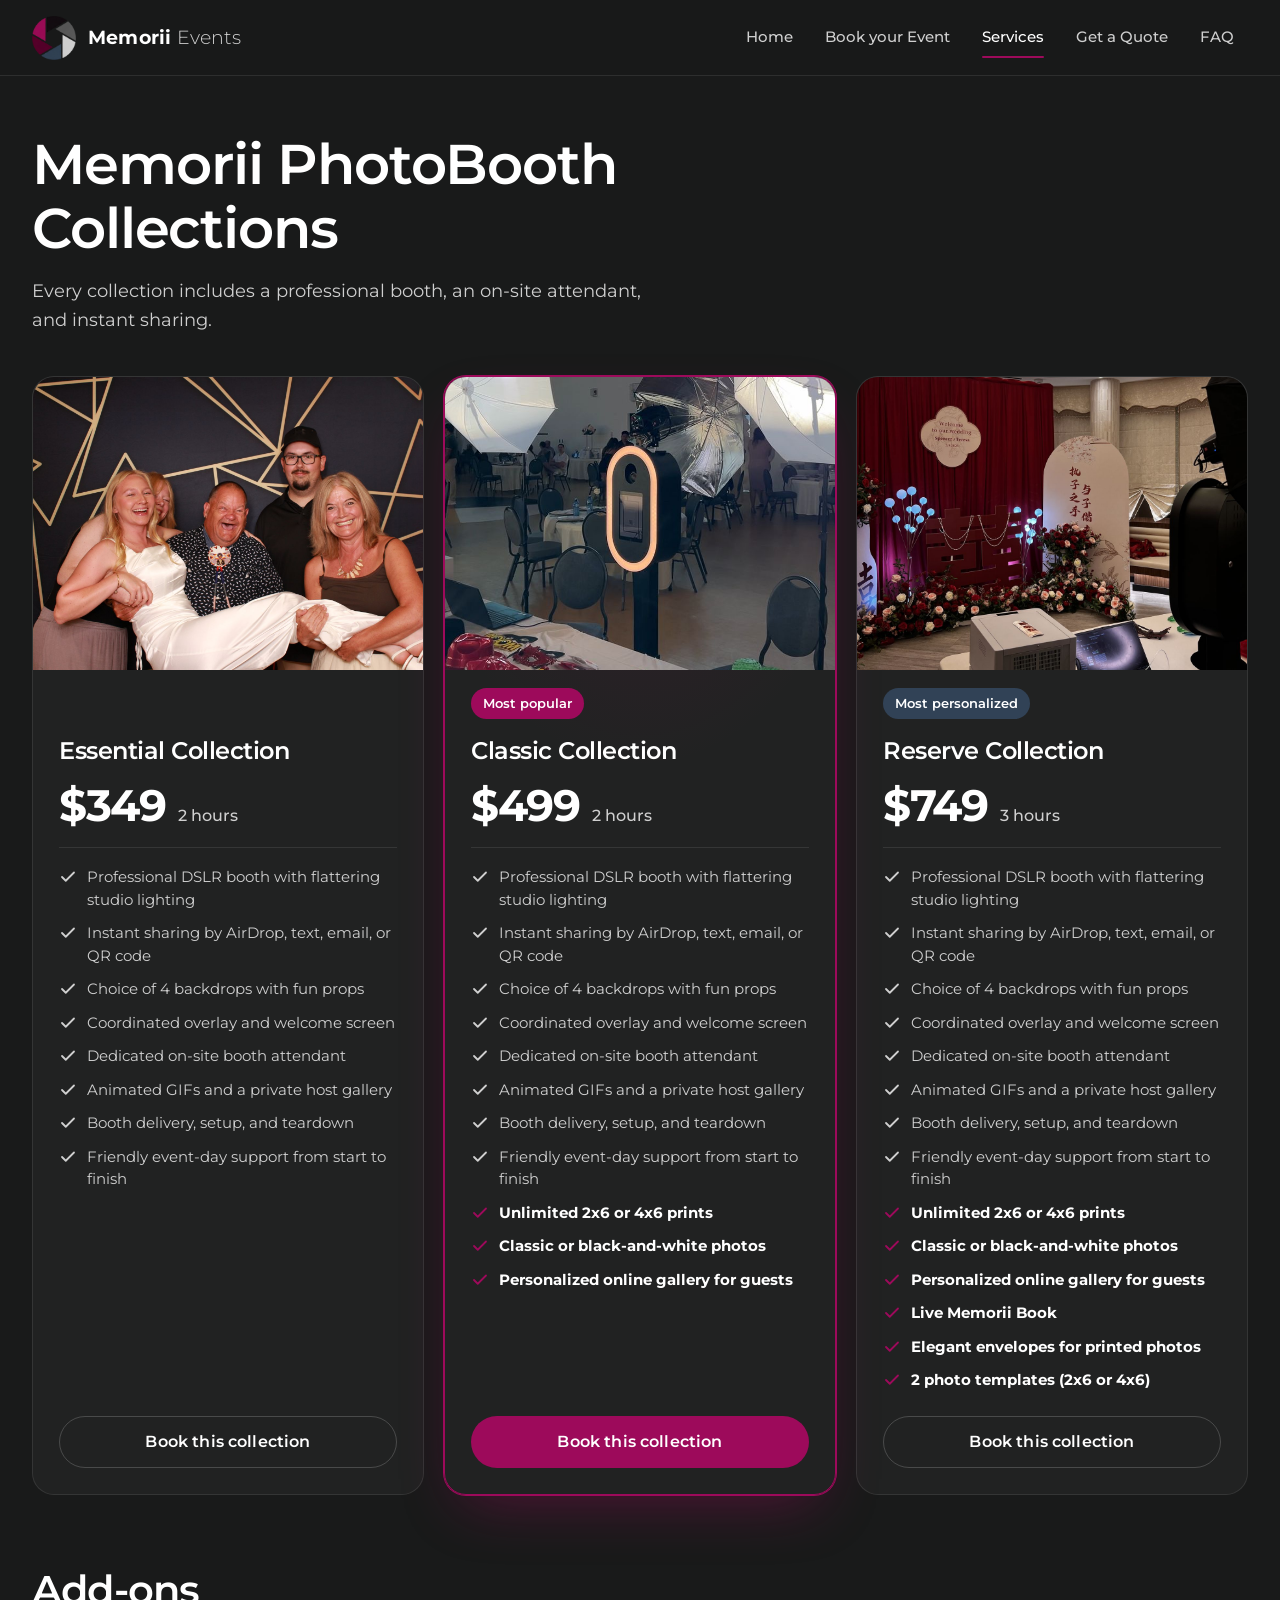
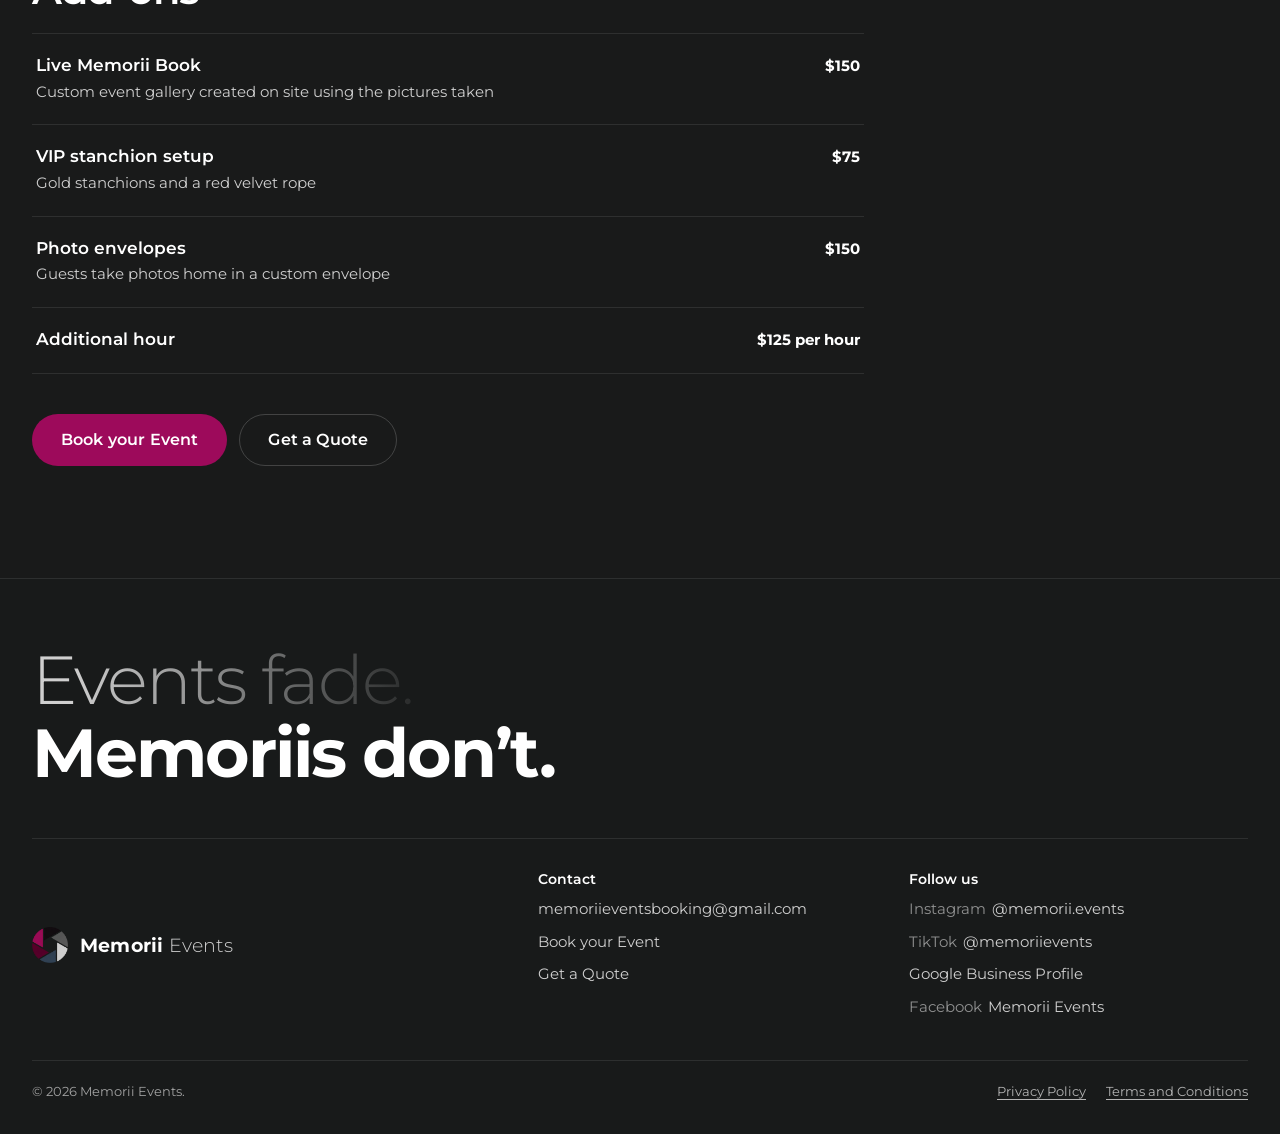
<file: pages/services.html>
<!doctype html>
<html lang="en-CA">
<head>
  <meta charset="utf-8">
  <meta name="viewport" content="width=device-width, initial-scale=1">
  <title>Photo Booth Packages and Pricing | Memorii Events</title>
  <meta name="description" content="Memorii PhotoBooth Collections: Essential from $349 for 2 hours, Classic $499 for 2 hours, Reserve $749 for 3 hours, plus add-ons. Serving Toronto and the GTA.">
  <link rel="canonical" href="https://memoriievents.ca/pages/services.html">
  <meta name="theme-color" content="#191a1a">

  <!-- Social sharing previews -->
  <meta property="og:type" content="website">
  <meta property="og:site_name" content="Memorii Events">
  <meta property="og:locale" content="en_CA">
  <meta property="og:title" content="Photo Booth Packages and Pricing | Memorii Events">
  <meta property="og:description" content="Memorii PhotoBooth Collections: Essential from $349 for 2 hours, Classic $499 for 2 hours, Reserve $749 for 3 hours, plus add-ons. Serving Toronto and the GTA.">
  <meta property="og:url" content="https://memoriievents.ca/pages/services.html">
  <meta property="og:image" content="https://memoriievents.ca/assets/media-web/wedding1.jpg">
  <meta name="twitter:card" content="summary_large_image">

  <link rel="icon" type="image/png" sizes="32x32" href="../assets/favicon-32.png">
  <link rel="apple-touch-icon" href="../assets/apple-touch-icon.png">

  <link rel="preconnect" href="https://fonts.googleapis.com">
  <link rel="preconnect" href="https://fonts.gstatic.com" crossorigin>
  <link rel="stylesheet" href="https://fonts.googleapis.com/css2?family=Montserrat:wght@300;400;500;600;700&display=swap">
  <link rel="stylesheet" href="../assets/css/styles.css?v=5">
</head>
<body>
<a class="skip-link" href="#main">Skip to content</a>

<header class="site-header">
  <div class="container header-inner">
    <a class="brand" href="../index.html" aria-label="Memorii Events, home">
      <img src="../assets/logo-transparent-256.png" alt="" width="44" height="44">
      <span class="brand-name"><strong>Memorii</strong> <span>Events</span></span>
    </a>

    <button class="menu-toggle" type="button" aria-expanded="false" aria-controls="site-nav" aria-label="Open menu">
      <svg viewBox="0 0 24 24" fill="none" stroke="currentColor" stroke-width="2" stroke-linecap="round" aria-hidden="true">
        <path class="line line-top" d="M4 7h16"/><path class="line line-mid" d="M4 12h16"/><path class="line line-bot" d="M4 17h16"/>
      </svg>
    </button>

    <nav id="site-nav" class="site-nav" aria-label="Main">
      <a class="nav-link" href="../index.html">Home</a>
      <a class="nav-link" href="book.html">Book your Event</a>
      <a class="nav-link" href="services.html" aria-current="page">Services</a>
      <a class="nav-link" href="quote.html">Get a Quote</a>
      <a class="nav-link" href="../index.html#faq">FAQ</a>
    </nav>
  </div>
</header>

<main id="main" class="page">
  <div class="container">
    <div class="page-head">
      <h1>Memorii PhotoBooth Collections</h1>
      <p class="lead">Every collection includes a professional booth, an on-site attendant, and instant sharing.</p>
    </div>

    <div class="plan-grid">
      <article class="plan-card" aria-labelledby="plan-essential">
        <img class="plan-photo" src="../assets/media-web/ep6.jpg" alt="Guests laughing as they lift a woman in a white dress at the photo booth" width="1600" height="1067" decoding="async">
        <p class="plan-badge plan-badge--spacer" aria-hidden="true">&nbsp;</p>
        <h2 id="plan-essential">Essential Collection</h2>
        <p class="plan-price"><span class="plan-amount">$349</span><span class="plan-hours">2 hours</span></p>
        <ul class="plan-list" role="list">
          <li><svg viewBox="0 0 24 24" fill="none" stroke="currentColor" stroke-width="2.4" stroke-linecap="round" stroke-linejoin="round" aria-hidden="true"><path d="M20 6 9 17l-5-5"/></svg><span>Professional DSLR booth with flattering studio lighting</span></li>
          <li><svg viewBox="0 0 24 24" fill="none" stroke="currentColor" stroke-width="2.4" stroke-linecap="round" stroke-linejoin="round" aria-hidden="true"><path d="M20 6 9 17l-5-5"/></svg><span>Instant sharing by AirDrop, text, email, or QR code</span></li>
          <li><svg viewBox="0 0 24 24" fill="none" stroke="currentColor" stroke-width="2.4" stroke-linecap="round" stroke-linejoin="round" aria-hidden="true"><path d="M20 6 9 17l-5-5"/></svg><span>Choice of 4 backdrops with fun props</span></li>
          <li><svg viewBox="0 0 24 24" fill="none" stroke="currentColor" stroke-width="2.4" stroke-linecap="round" stroke-linejoin="round" aria-hidden="true"><path d="M20 6 9 17l-5-5"/></svg><span>Coordinated overlay and welcome screen</span></li>
          <li><svg viewBox="0 0 24 24" fill="none" stroke="currentColor" stroke-width="2.4" stroke-linecap="round" stroke-linejoin="round" aria-hidden="true"><path d="M20 6 9 17l-5-5"/></svg><span>Dedicated on-site booth attendant</span></li>
          <li><svg viewBox="0 0 24 24" fill="none" stroke="currentColor" stroke-width="2.4" stroke-linecap="round" stroke-linejoin="round" aria-hidden="true"><path d="M20 6 9 17l-5-5"/></svg><span>Animated GIFs and a private host gallery</span></li>
          <li><svg viewBox="0 0 24 24" fill="none" stroke="currentColor" stroke-width="2.4" stroke-linecap="round" stroke-linejoin="round" aria-hidden="true"><path d="M20 6 9 17l-5-5"/></svg><span>Booth delivery, setup, and teardown</span></li>
          <li><svg viewBox="0 0 24 24" fill="none" stroke="currentColor" stroke-width="2.4" stroke-linecap="round" stroke-linejoin="round" aria-hidden="true"><path d="M20 6 9 17l-5-5"/></svg><span>Friendly event-day support from start to finish</span></li>
        </ul>
        <a class="btn btn-ghost btn-block" href="book.html">Book this collection<span class="visually-hidden">: Essential Collection</span></a>
      </article>
      <article class="plan-card plan-card--featured" aria-labelledby="plan-classic">
        <img class="plan-photo plan-photo--booth" src="../assets/media-web/ep42.jpg" alt="Photo booth with a ring light, studio umbrellas and a props table set up at a venue" width="740" height="1600" decoding="async">
        <p class="plan-badge">Most popular</p>
        <h2 id="plan-classic">Classic Collection</h2>
        <p class="plan-price"><span class="plan-amount">$499</span><span class="plan-hours">2 hours</span></p>
        <ul class="plan-list" role="list">
          <li><svg viewBox="0 0 24 24" fill="none" stroke="currentColor" stroke-width="2.4" stroke-linecap="round" stroke-linejoin="round" aria-hidden="true"><path d="M20 6 9 17l-5-5"/></svg><span>Professional DSLR booth with flattering studio lighting</span></li>
          <li><svg viewBox="0 0 24 24" fill="none" stroke="currentColor" stroke-width="2.4" stroke-linecap="round" stroke-linejoin="round" aria-hidden="true"><path d="M20 6 9 17l-5-5"/></svg><span>Instant sharing by AirDrop, text, email, or QR code</span></li>
          <li><svg viewBox="0 0 24 24" fill="none" stroke="currentColor" stroke-width="2.4" stroke-linecap="round" stroke-linejoin="round" aria-hidden="true"><path d="M20 6 9 17l-5-5"/></svg><span>Choice of 4 backdrops with fun props</span></li>
          <li><svg viewBox="0 0 24 24" fill="none" stroke="currentColor" stroke-width="2.4" stroke-linecap="round" stroke-linejoin="round" aria-hidden="true"><path d="M20 6 9 17l-5-5"/></svg><span>Coordinated overlay and welcome screen</span></li>
          <li><svg viewBox="0 0 24 24" fill="none" stroke="currentColor" stroke-width="2.4" stroke-linecap="round" stroke-linejoin="round" aria-hidden="true"><path d="M20 6 9 17l-5-5"/></svg><span>Dedicated on-site booth attendant</span></li>
          <li><svg viewBox="0 0 24 24" fill="none" stroke="currentColor" stroke-width="2.4" stroke-linecap="round" stroke-linejoin="round" aria-hidden="true"><path d="M20 6 9 17l-5-5"/></svg><span>Animated GIFs and a private host gallery</span></li>
          <li><svg viewBox="0 0 24 24" fill="none" stroke="currentColor" stroke-width="2.4" stroke-linecap="round" stroke-linejoin="round" aria-hidden="true"><path d="M20 6 9 17l-5-5"/></svg><span>Booth delivery, setup, and teardown</span></li>
          <li><svg viewBox="0 0 24 24" fill="none" stroke="currentColor" stroke-width="2.4" stroke-linecap="round" stroke-linejoin="round" aria-hidden="true"><path d="M20 6 9 17l-5-5"/></svg><span>Friendly event-day support from start to finish</span></li>
          <li class="is-extra"><svg viewBox="0 0 24 24" fill="none" stroke="currentColor" stroke-width="2.4" stroke-linecap="round" stroke-linejoin="round" aria-hidden="true"><path d="M20 6 9 17l-5-5"/></svg><strong>Unlimited 2x6 or 4x6 prints</strong></li>
          <li class="is-extra"><svg viewBox="0 0 24 24" fill="none" stroke="currentColor" stroke-width="2.4" stroke-linecap="round" stroke-linejoin="round" aria-hidden="true"><path d="M20 6 9 17l-5-5"/></svg><strong>Classic or black-and-white photos</strong></li>
          <li class="is-extra"><svg viewBox="0 0 24 24" fill="none" stroke="currentColor" stroke-width="2.4" stroke-linecap="round" stroke-linejoin="round" aria-hidden="true"><path d="M20 6 9 17l-5-5"/></svg><strong>Personalized online gallery for guests</strong></li>
        </ul>
        <a class="btn btn-block" href="book.html">Book this collection<span class="visually-hidden">: Classic Collection</span></a>
      </article>
      <article class="plan-card" aria-labelledby="plan-reserve">
        <img class="plan-photo plan-photo--setup" src="../assets/media-web/ep43.jpg" alt="Photo booth printer and laptop set up in front of a wedding backdrop" width="1200" height="1600" decoding="async">
        <p class="plan-badge">Most personalized</p>
        <h2 id="plan-reserve">Reserve Collection</h2>
        <p class="plan-price"><span class="plan-amount">$749</span><span class="plan-hours">3 hours</span></p>
        <ul class="plan-list" role="list">
          <li><svg viewBox="0 0 24 24" fill="none" stroke="currentColor" stroke-width="2.4" stroke-linecap="round" stroke-linejoin="round" aria-hidden="true"><path d="M20 6 9 17l-5-5"/></svg><span>Professional DSLR booth with flattering studio lighting</span></li>
          <li><svg viewBox="0 0 24 24" fill="none" stroke="currentColor" stroke-width="2.4" stroke-linecap="round" stroke-linejoin="round" aria-hidden="true"><path d="M20 6 9 17l-5-5"/></svg><span>Instant sharing by AirDrop, text, email, or QR code</span></li>
          <li><svg viewBox="0 0 24 24" fill="none" stroke="currentColor" stroke-width="2.4" stroke-linecap="round" stroke-linejoin="round" aria-hidden="true"><path d="M20 6 9 17l-5-5"/></svg><span>Choice of 4 backdrops with fun props</span></li>
          <li><svg viewBox="0 0 24 24" fill="none" stroke="currentColor" stroke-width="2.4" stroke-linecap="round" stroke-linejoin="round" aria-hidden="true"><path d="M20 6 9 17l-5-5"/></svg><span>Coordinated overlay and welcome screen</span></li>
          <li><svg viewBox="0 0 24 24" fill="none" stroke="currentColor" stroke-width="2.4" stroke-linecap="round" stroke-linejoin="round" aria-hidden="true"><path d="M20 6 9 17l-5-5"/></svg><span>Dedicated on-site booth attendant</span></li>
          <li><svg viewBox="0 0 24 24" fill="none" stroke="currentColor" stroke-width="2.4" stroke-linecap="round" stroke-linejoin="round" aria-hidden="true"><path d="M20 6 9 17l-5-5"/></svg><span>Animated GIFs and a private host gallery</span></li>
          <li><svg viewBox="0 0 24 24" fill="none" stroke="currentColor" stroke-width="2.4" stroke-linecap="round" stroke-linejoin="round" aria-hidden="true"><path d="M20 6 9 17l-5-5"/></svg><span>Booth delivery, setup, and teardown</span></li>
          <li><svg viewBox="0 0 24 24" fill="none" stroke="currentColor" stroke-width="2.4" stroke-linecap="round" stroke-linejoin="round" aria-hidden="true"><path d="M20 6 9 17l-5-5"/></svg><span>Friendly event-day support from start to finish</span></li>
          <li class="is-extra"><svg viewBox="0 0 24 24" fill="none" stroke="currentColor" stroke-width="2.4" stroke-linecap="round" stroke-linejoin="round" aria-hidden="true"><path d="M20 6 9 17l-5-5"/></svg><strong>Unlimited 2x6 or 4x6 prints</strong></li>
          <li class="is-extra"><svg viewBox="0 0 24 24" fill="none" stroke="currentColor" stroke-width="2.4" stroke-linecap="round" stroke-linejoin="round" aria-hidden="true"><path d="M20 6 9 17l-5-5"/></svg><strong>Classic or black-and-white photos</strong></li>
          <li class="is-extra"><svg viewBox="0 0 24 24" fill="none" stroke="currentColor" stroke-width="2.4" stroke-linecap="round" stroke-linejoin="round" aria-hidden="true"><path d="M20 6 9 17l-5-5"/></svg><strong>Personalized online gallery for guests</strong></li>
          <li class="is-extra"><svg viewBox="0 0 24 24" fill="none" stroke="currentColor" stroke-width="2.4" stroke-linecap="round" stroke-linejoin="round" aria-hidden="true"><path d="M20 6 9 17l-5-5"/></svg><strong>Live Memorii Book</strong></li>
          <li class="is-extra"><svg viewBox="0 0 24 24" fill="none" stroke="currentColor" stroke-width="2.4" stroke-linecap="round" stroke-linejoin="round" aria-hidden="true"><path d="M20 6 9 17l-5-5"/></svg><strong>Elegant envelopes for printed photos</strong></li>
          <li class="is-extra"><svg viewBox="0 0 24 24" fill="none" stroke="currentColor" stroke-width="2.4" stroke-linecap="round" stroke-linejoin="round" aria-hidden="true"><path d="M20 6 9 17l-5-5"/></svg><strong>2 photo templates (2x6 or 4x6)</strong></li>
        </ul>
        <a class="btn btn-ghost btn-block" href="book.html">Book this collection<span class="visually-hidden">: Reserve Collection</span></a>
      </article>
    </div>

    <section class="addons" aria-labelledby="addons-title">
      <h2 class="section-title" id="addons-title">Add-ons</h2>
      <ul class="addon-list" role="list">
        <li class="addon">
          <div><h3>Live Memorii Book</h3><p>Custom event gallery created on site using the pictures taken</p></div>
          <p class="addon-price">$150</p>
        </li>
        <li class="addon">
          <div><h3>VIP stanchion setup</h3><p>Gold stanchions and a red velvet rope</p></div>
          <p class="addon-price">$75</p>
        </li>
        <li class="addon">
          <div><h3>Photo envelopes</h3><p>Guests take photos home in a custom envelope</p></div>
          <p class="addon-price">$150</p>
        </li>
        <li class="addon">
          <div><h3>Additional hour</h3></div>
          <p class="addon-price">$125 per hour</p>
        </li>
      </ul>
    </section>

    <div class="cta-row">
      <a class="btn" href="book.html">Book your Event</a>
      <a class="btn btn-ghost" href="quote.html">Get a Quote</a>
    </div>
  </div>
</main>

<footer class="site-footer">
  <div class="container">
    <p class="slogan" aria-label="Events fade. Memoriis don't.">
      <span class="slogan-fade" aria-hidden="true">Events fade.</span>
      <span class="slogan-bold" aria-hidden="true">Memoriis don&rsquo;t.</span>
    </p>

    <div class="footer-grid">
      <div class="footer-brand">
        <img src="../assets/logo-transparent-256.png" alt="" width="36" height="36">
        <span class="brand-name"><strong>Memorii</strong> <span>Events</span></span>
      </div>
      <div>
        <h2 class="footer-h">Contact</h2>
        <ul class="footer-list">
          <li><a href="mailto:memoriieventsbooking@gmail.com">memoriieventsbooking@gmail.com</a></li>
          <li><a href="book.html">Book your Event</a></li>
          <li><a href="quote.html">Get a Quote</a></li>
        </ul>
      </div>
      <div>
        <h2 class="footer-h">Follow us</h2>
        <ul class="footer-list">
          <li><span class="label">Instagram</span><a href="https://www.instagram.com/memorii.events?utm_source=qr" target="_blank" rel="noopener">@memorii.events</a></li>
          <li><span class="label">TikTok</span><a href="https://www.tiktok.com/@memoriievents?_r=1&amp;_t=ZS-98tOiBm9J1l" target="_blank" rel="noopener">@memoriievents</a></li>
          <li><a href="https://maps.app.goo.gl/9qKDPne746rH4iwv8?g_st=ic" target="_blank" rel="noopener">Google Business Profile</a></li>
          <li><span class="label">Facebook</span>Memorii Events</li>
        </ul>
      </div>
    </div>

    <div class="footer-legal">
      <p>&copy; 2026 Memorii Events.</p>
      <ul class="footer-legal-links">
        <li><a href="privacy.html">Privacy Policy</a></li>
        <li><a href="terms.html">Terms and Conditions</a></li>
      </ul>
    </div>
  </div>
</footer>

<script src="../assets/js/main.js?v=5" defer></script>
</body>
</html>
</file>
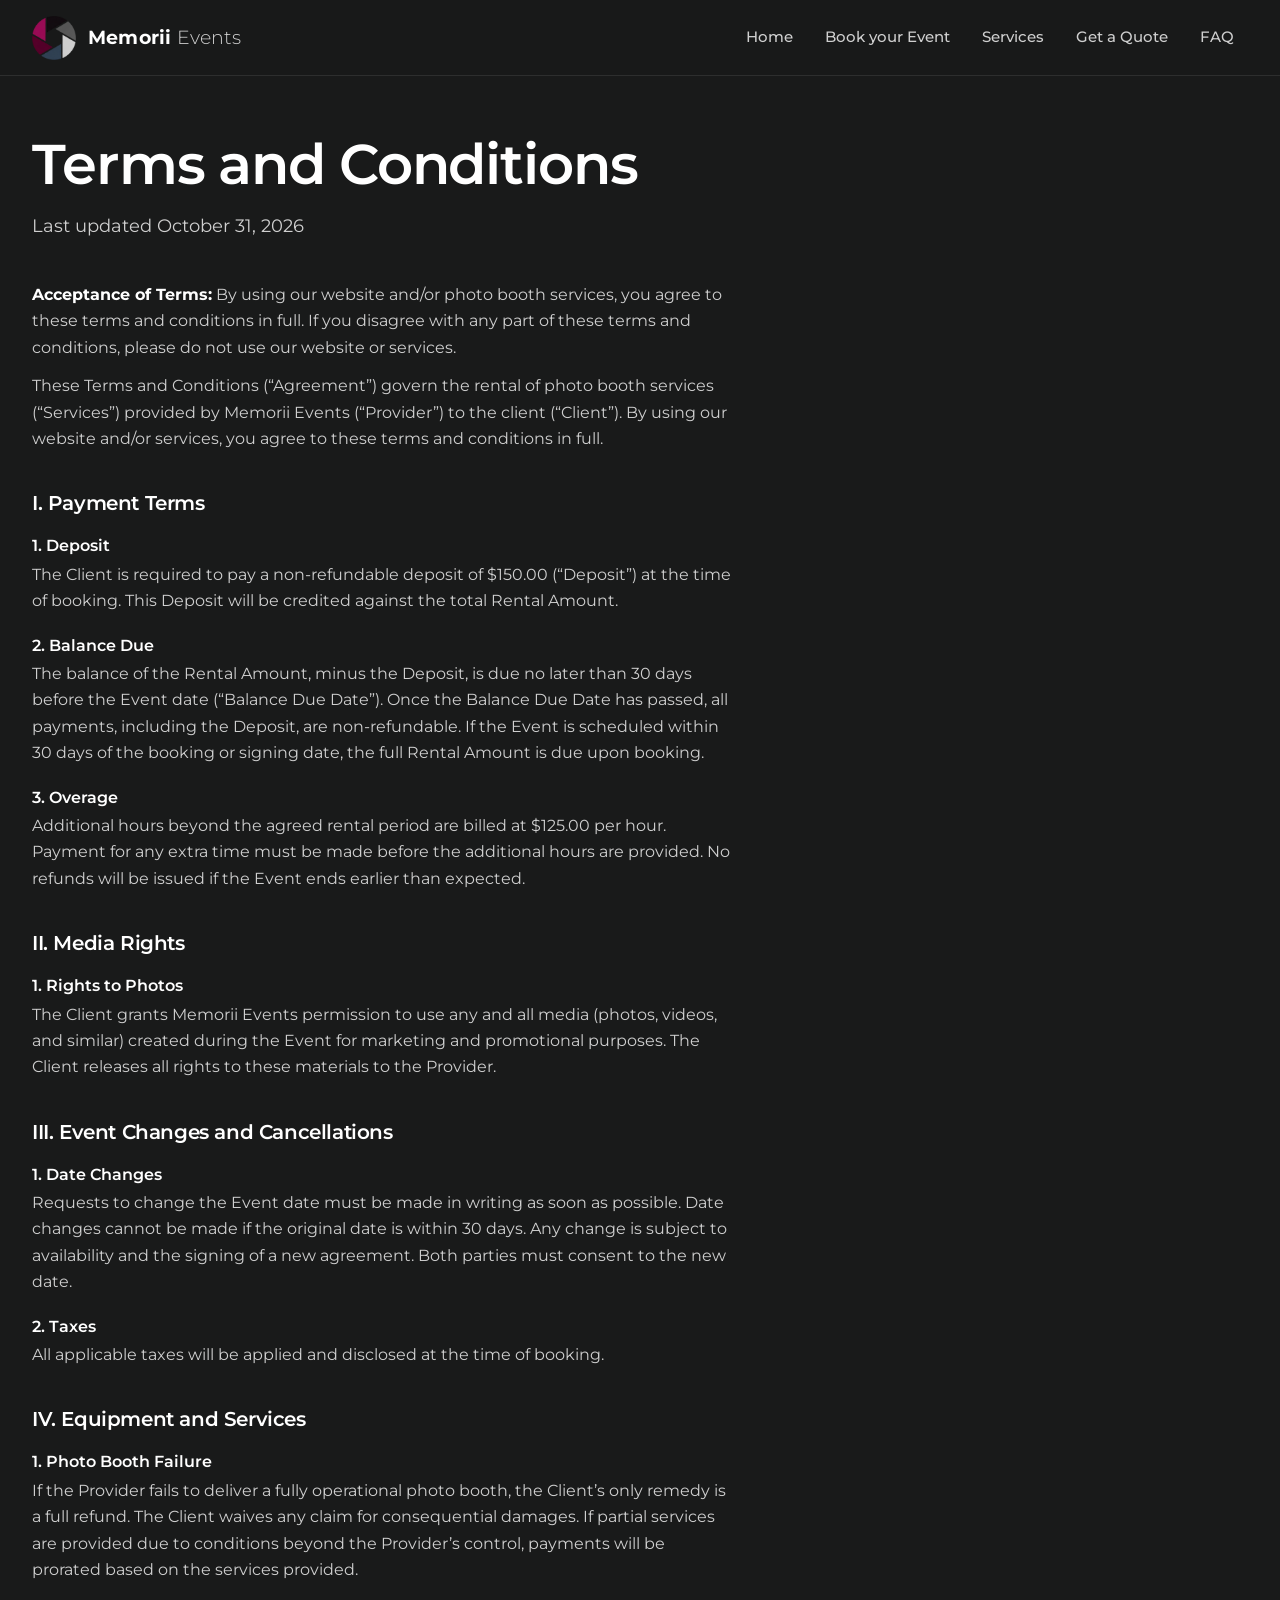
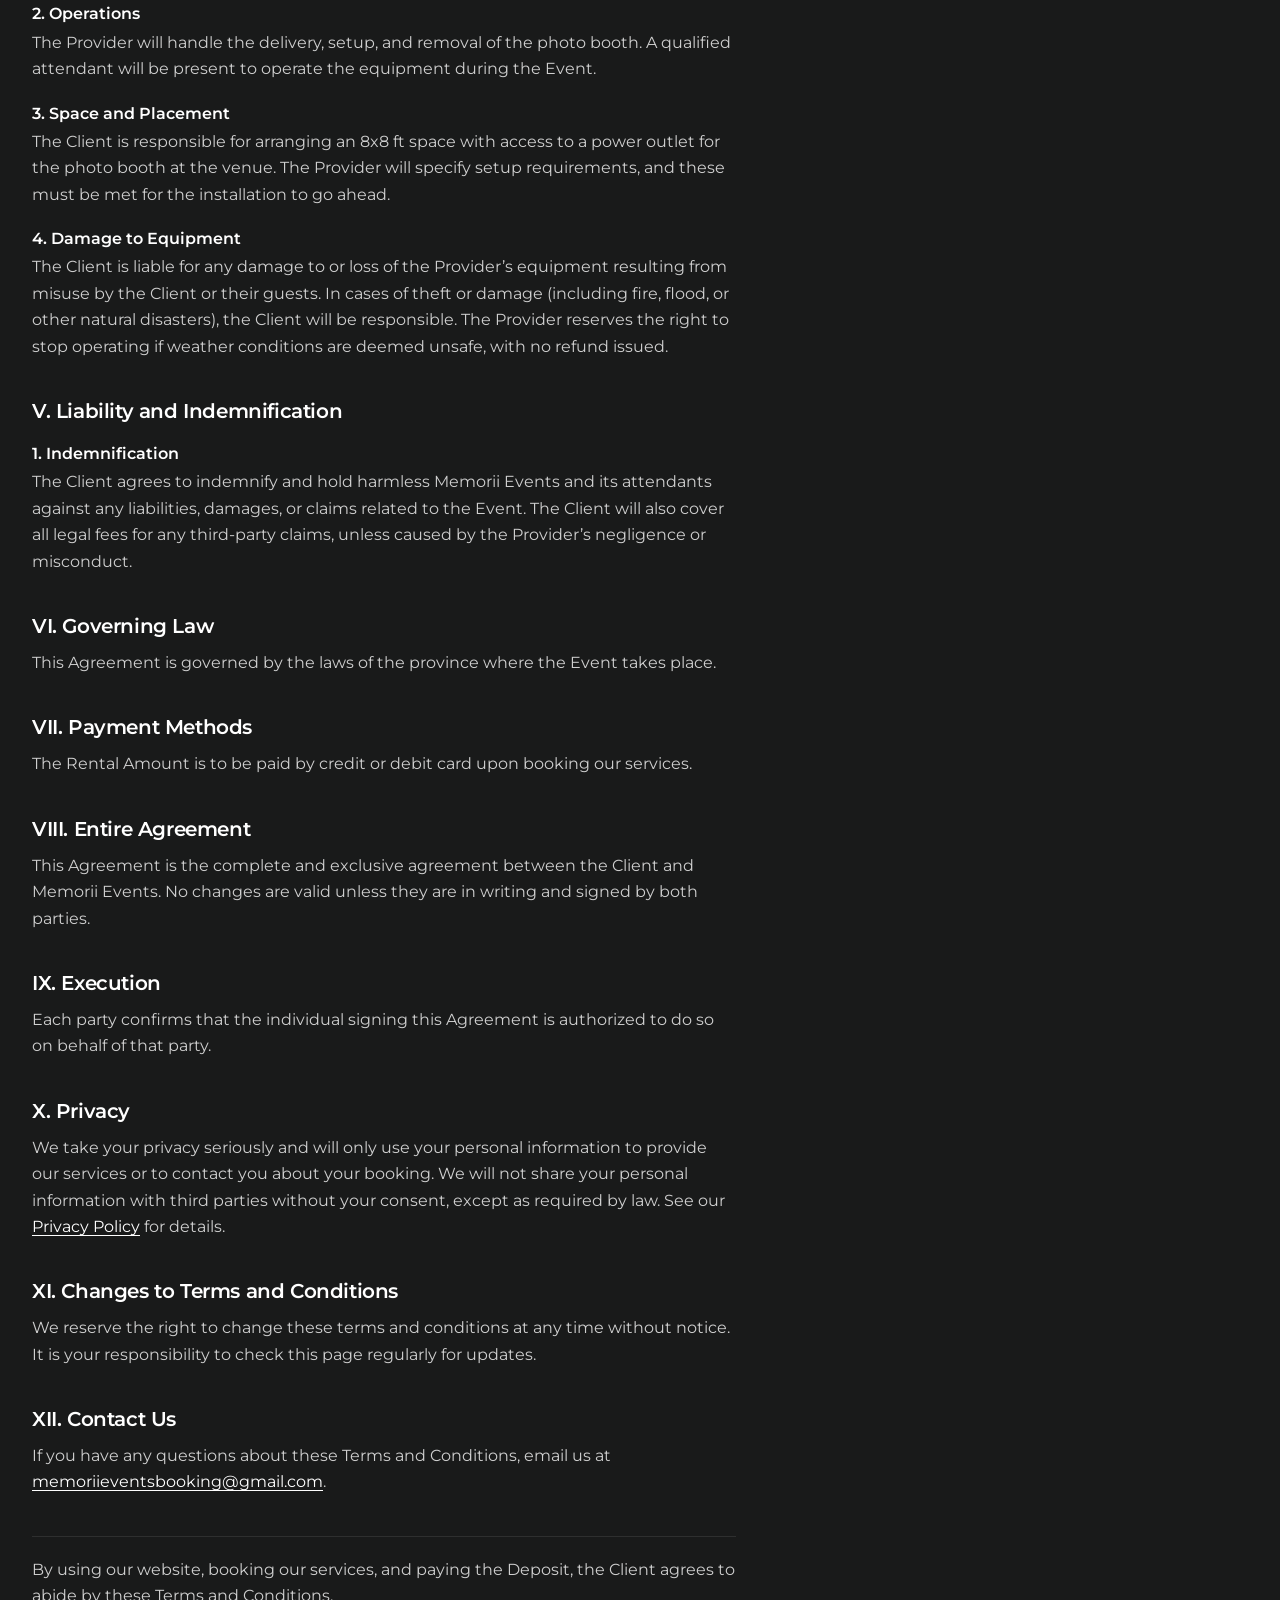
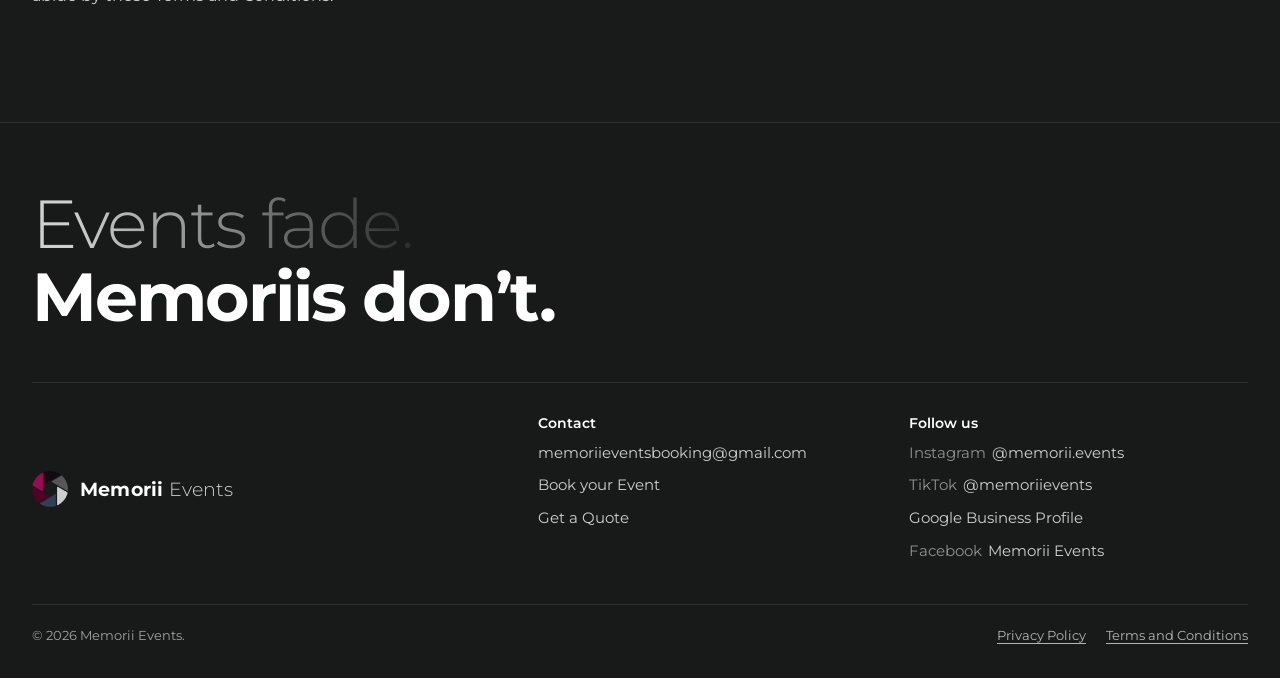
<file: pages/terms.html>
<!doctype html>
<html lang="en-CA">
<head>
  <meta charset="utf-8">
  <meta name="viewport" content="width=device-width, initial-scale=1">
  <title>Terms and Conditions | Memorii Events</title>
  <meta name="description" content="The terms for booking a Memorii Events photo booth: deposit, payment, changes, media rights, equipment, and liability.">
  <link rel="canonical" href="https://memoriievents.ca/pages/terms.html">
  <meta name="theme-color" content="#191a1a">

  <!-- Social sharing previews -->
  <meta property="og:type" content="website">
  <meta property="og:site_name" content="Memorii Events">
  <meta property="og:locale" content="en_CA">
  <meta property="og:title" content="Terms and Conditions | Memorii Events">
  <meta property="og:description" content="The terms for booking a Memorii Events photo booth: deposit, payment, changes, media rights, equipment, and liability.">
  <meta property="og:url" content="https://memoriievents.ca/pages/terms.html">
  <meta property="og:image" content="https://memoriievents.ca/assets/media-web/wedding1.jpg">
  <meta name="twitter:card" content="summary_large_image">

  <link rel="icon" type="image/png" sizes="32x32" href="../assets/favicon-32.png">
  <link rel="apple-touch-icon" href="../assets/apple-touch-icon.png">

  <link rel="preconnect" href="https://fonts.googleapis.com">
  <link rel="preconnect" href="https://fonts.gstatic.com" crossorigin>
  <link rel="stylesheet" href="https://fonts.googleapis.com/css2?family=Montserrat:wght@300;400;500;600;700&display=swap">
  <link rel="stylesheet" href="../assets/css/styles.css?v=5">
</head>
<body>
<a class="skip-link" href="#main">Skip to content</a>

<header class="site-header">
  <div class="container header-inner">
    <a class="brand" href="../index.html" aria-label="Memorii Events, home">
      <img src="../assets/logo-transparent-256.png" alt="" width="44" height="44">
      <span class="brand-name"><strong>Memorii</strong> <span>Events</span></span>
    </a>

    <button class="menu-toggle" type="button" aria-expanded="false" aria-controls="site-nav" aria-label="Open menu">
      <svg viewBox="0 0 24 24" fill="none" stroke="currentColor" stroke-width="2" stroke-linecap="round" aria-hidden="true">
        <path class="line line-top" d="M4 7h16"/><path class="line line-mid" d="M4 12h16"/><path class="line line-bot" d="M4 17h16"/>
      </svg>
    </button>

    <nav id="site-nav" class="site-nav" aria-label="Main">
      <a class="nav-link" href="../index.html">Home</a>
      <a class="nav-link" href="book.html">Book your Event</a>
      <a class="nav-link" href="services.html">Services</a>
      <a class="nav-link" href="quote.html">Get a Quote</a>
      <a class="nav-link" href="../index.html#faq">FAQ</a>
    </nav>
  </div>
</header>

<main id="main" class="page">
  <div class="container">
    <!-- Terms supplied by the owner and adapted for Memorii Events. Review before relying on them. -->
    <div class="page-head">
      <h1>Terms and Conditions</h1>
      <p class="lead">Last updated October 31, 2026</p>
    </div>

    <div class="prose">
      <p><strong>Acceptance of Terms:</strong> By using our website and/or photo booth services, you agree to these terms and conditions in full. If you disagree with any part of these terms and conditions, please do not use our website or services.</p>
      <p>These Terms and Conditions (&ldquo;Agreement&rdquo;) govern the rental of photo booth services (&ldquo;Services&rdquo;) provided by Memorii Events (&ldquo;Provider&rdquo;) to the client (&ldquo;Client&rdquo;). By using our website and/or services, you agree to these terms and conditions in full.</p>

      <h2>I. Payment Terms</h2>
      <h3>1. Deposit</h3>
      <p>The Client is required to pay a non-refundable deposit of $150.00 (&ldquo;Deposit&rdquo;) at the time of booking. This Deposit will be credited against the total Rental Amount.</p>
      <h3>2. Balance Due</h3>
      <p>The balance of the Rental Amount, minus the Deposit, is due no later than 30 days before the Event date (&ldquo;Balance Due Date&rdquo;). Once the Balance Due Date has passed, all payments, including the Deposit, are non-refundable. If the Event is scheduled within 30 days of the booking or signing date, the full Rental Amount is due upon booking.</p>
      <h3>3. Overage</h3>
      <p>Additional hours beyond the agreed rental period are billed at $125.00 per hour. Payment for any extra time must be made before the additional hours are provided. No refunds will be issued if the Event ends earlier than expected.</p>

      <h2>II. Media Rights</h2>
      <h3>1. Rights to Photos</h3>
      <p>The Client grants Memorii Events permission to use any and all media (photos, videos, and similar) created during the Event for marketing and promotional purposes. The Client releases all rights to these materials to the Provider.</p>

      <h2>III. Event Changes and Cancellations</h2>
      <h3>1. Date Changes</h3>
      <p>Requests to change the Event date must be made in writing as soon as possible. Date changes cannot be made if the original date is within 30 days. Any change is subject to availability and the signing of a new agreement. Both parties must consent to the new date.</p>
      <h3>2. Taxes</h3>
      <p>All applicable taxes will be applied and disclosed at the time of booking.</p>

      <h2>IV. Equipment and Services</h2>
      <h3>1. Photo Booth Failure</h3>
      <p>If the Provider fails to deliver a fully operational photo booth, the Client&rsquo;s only remedy is a full refund. The Client waives any claim for consequential damages. If partial services are provided due to conditions beyond the Provider&rsquo;s control, payments will be prorated based on the services provided.</p>
      <h3>2. Operations</h3>
      <p>The Provider will handle the delivery, setup, and removal of the photo booth. A qualified attendant will be present to operate the equipment during the Event.</p>
      <h3>3. Space and Placement</h3>
      <p>The Client is responsible for arranging an 8x8 ft space with access to a power outlet for the photo booth at the venue. The Provider will specify setup requirements, and these must be met for the installation to go ahead.</p>
      <h3>4. Damage to Equipment</h3>
      <p>The Client is liable for any damage to or loss of the Provider&rsquo;s equipment resulting from misuse by the Client or their guests. In cases of theft or damage (including fire, flood, or other natural disasters), the Client will be responsible. The Provider reserves the right to stop operating if weather conditions are deemed unsafe, with no refund issued.</p>

      <h2>V. Liability and Indemnification</h2>
      <h3>1. Indemnification</h3>
      <p>The Client agrees to indemnify and hold harmless Memorii Events and its attendants against any liabilities, damages, or claims related to the Event. The Client will also cover all legal fees for any third-party claims, unless caused by the Provider&rsquo;s negligence or misconduct.</p>

      <h2>VI. Governing Law</h2>
      <p>This Agreement is governed by the laws of the province where the Event takes place.</p>

      <h2>VII. Payment Methods</h2>
      <p>The Rental Amount is to be paid by credit or debit card upon booking our services.</p>

      <h2>VIII. Entire Agreement</h2>
      <p>This Agreement is the complete and exclusive agreement between the Client and Memorii Events. No changes are valid unless they are in writing and signed by both parties.</p>

      <h2>IX. Execution</h2>
      <p>Each party confirms that the individual signing this Agreement is authorized to do so on behalf of that party.</p>

      <h2>X. Privacy</h2>
      <p>We take your privacy seriously and will only use your personal information to provide our services or to contact you about your booking. We will not share your personal information with third parties without your consent, except as required by law. See our <a href="privacy.html">Privacy Policy</a> for details.</p>

      <h2>XI. Changes to Terms and Conditions</h2>
      <p>We reserve the right to change these terms and conditions at any time without notice. It is your responsibility to check this page regularly for updates.</p>

      <h2>XII. Contact Us</h2>
      <p>If you have any questions about these Terms and Conditions, email us at <a href="mailto:memoriieventsbooking@gmail.com">memoriieventsbooking@gmail.com</a>.</p>

      <p class="legal-close">By using our website, booking our services, and paying the Deposit, the Client agrees to abide by these Terms and Conditions.</p>
    </div>
  </div>
</main>

<footer class="site-footer">
  <div class="container">
    <p class="slogan" aria-label="Events fade. Memoriis don't.">
      <span class="slogan-fade" aria-hidden="true">Events fade.</span>
      <span class="slogan-bold" aria-hidden="true">Memoriis don&rsquo;t.</span>
    </p>

    <div class="footer-grid">
      <div class="footer-brand">
        <img src="../assets/logo-transparent-256.png" alt="" width="36" height="36">
        <span class="brand-name"><strong>Memorii</strong> <span>Events</span></span>
      </div>
      <div>
        <h2 class="footer-h">Contact</h2>
        <ul class="footer-list">
          <li><a href="mailto:memoriieventsbooking@gmail.com">memoriieventsbooking@gmail.com</a></li>
          <li><a href="book.html">Book your Event</a></li>
          <li><a href="quote.html">Get a Quote</a></li>
        </ul>
      </div>
      <div>
        <h2 class="footer-h">Follow us</h2>
        <ul class="footer-list">
          <li><span class="label">Instagram</span><a href="https://www.instagram.com/memorii.events?utm_source=qr" target="_blank" rel="noopener">@memorii.events</a></li>
          <li><span class="label">TikTok</span><a href="https://www.tiktok.com/@memoriievents?_r=1&amp;_t=ZS-98tOiBm9J1l" target="_blank" rel="noopener">@memoriievents</a></li>
          <li><a href="https://maps.app.goo.gl/9qKDPne746rH4iwv8?g_st=ic" target="_blank" rel="noopener">Google Business Profile</a></li>
          <li><span class="label">Facebook</span>Memorii Events</li>
        </ul>
      </div>
    </div>

    <div class="footer-legal">
      <p>&copy; 2026 Memorii Events.</p>
      <ul class="footer-legal-links">
        <li><a href="privacy.html">Privacy Policy</a></li>
        <li><a href="terms.html">Terms and Conditions</a></li>
      </ul>
    </div>
  </div>
</footer>

<script src="../assets/js/main.js?v=5" defer></script>
</body>
</html>
</file>
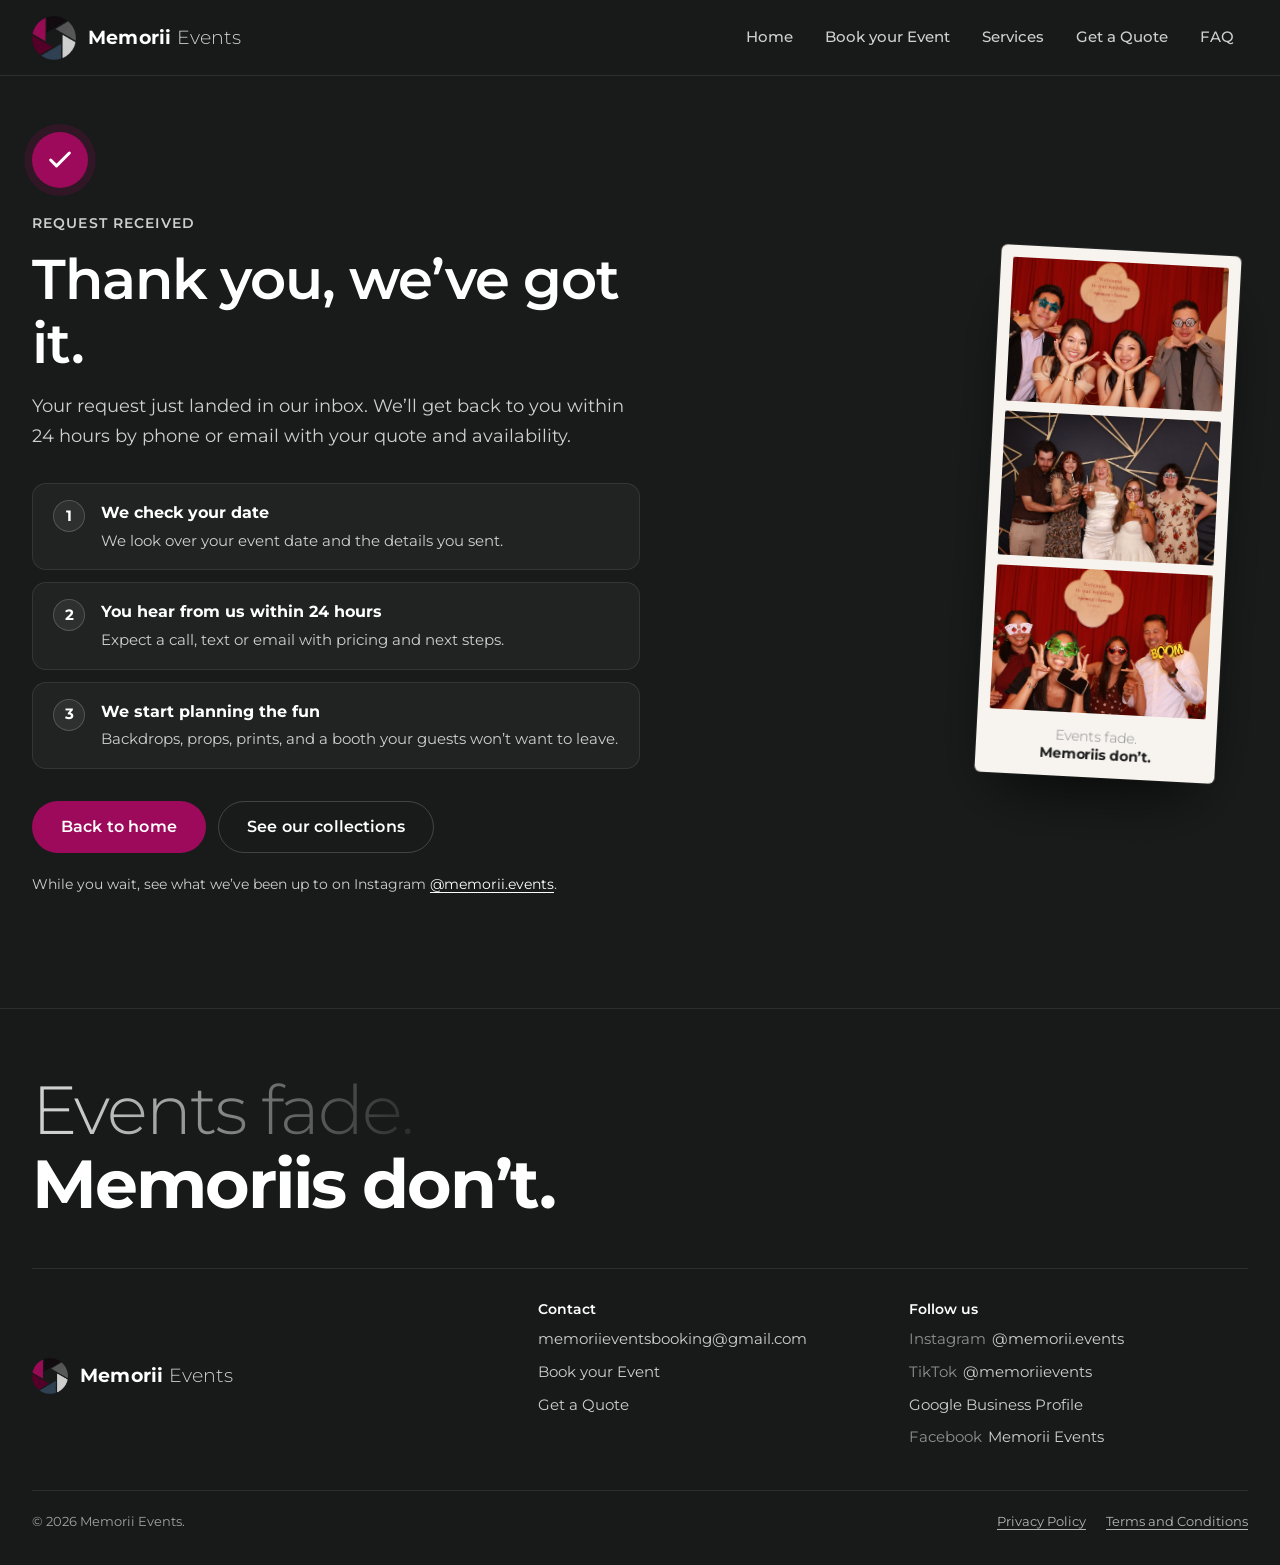
<file: pages/thanks.html>
<!doctype html>
<html lang="en-CA">
<head>
  <meta charset="utf-8">
  <meta name="viewport" content="width=device-width, initial-scale=1">
  <title>Thank you | Memorii Events</title>
  <meta name="description" content="Thanks for reaching out to Memorii Events.">
  <meta name="robots" content="noindex">
  <link rel="canonical" href="https://memoriievents.ca/pages/thanks.html">
  <meta name="theme-color" content="#191a1a">

  <!-- Social sharing previews -->
  <meta property="og:type" content="website">
  <meta property="og:site_name" content="Memorii Events">
  <meta property="og:locale" content="en_CA">
  <meta property="og:title" content="Thank you | Memorii Events">
  <meta property="og:description" content="Thanks for reaching out to Memorii Events.">
  <meta property="og:url" content="https://memoriievents.ca/pages/thanks.html">
  <meta property="og:image" content="https://memoriievents.ca/assets/media-web/wedding1.jpg">
  <meta name="twitter:card" content="summary_large_image">

  <link rel="icon" type="image/png" sizes="32x32" href="../assets/favicon-32.png">
  <link rel="apple-touch-icon" href="../assets/apple-touch-icon.png">

  <link rel="preconnect" href="https://fonts.googleapis.com">
  <link rel="preconnect" href="https://fonts.gstatic.com" crossorigin>
  <link rel="stylesheet" href="https://fonts.googleapis.com/css2?family=Montserrat:wght@300;400;500;600;700&display=swap">
  <link rel="stylesheet" href="../assets/css/styles.css?v=5">
</head>
<body>
<a class="skip-link" href="#main">Skip to content</a>

<header class="site-header">
  <div class="container header-inner">
    <a class="brand" href="../index.html" aria-label="Memorii Events, home">
      <img src="../assets/logo-transparent-256.png" alt="" width="44" height="44">
      <span class="brand-name"><strong>Memorii</strong> <span>Events</span></span>
    </a>

    <button class="menu-toggle" type="button" aria-expanded="false" aria-controls="site-nav" aria-label="Open menu">
      <svg viewBox="0 0 24 24" fill="none" stroke="currentColor" stroke-width="2" stroke-linecap="round" aria-hidden="true">
        <path class="line line-top" d="M4 7h16"/><path class="line line-mid" d="M4 12h16"/><path class="line line-bot" d="M4 17h16"/>
      </svg>
    </button>

    <nav id="site-nav" class="site-nav" aria-label="Main">
      <a class="nav-link" href="../index.html">Home</a>
      <a class="nav-link" href="book.html">Book your Event</a>
      <a class="nav-link" href="services.html">Services</a>
      <a class="nav-link" href="quote.html">Get a Quote</a>
      <a class="nav-link" href="../index.html#faq">FAQ</a>
    </nav>
  </div>
</header>

<main id="main" class="page">
  <div class="container">
    <div class="thanks">
      <div class="thanks-copy">
        <div class="thanks-check" aria-hidden="true">
          <svg viewBox="0 0 24 24" fill="none" stroke="currentColor" stroke-width="2.6" stroke-linecap="round" stroke-linejoin="round"><path d="M20 6 9 17l-5-5"/></svg>
        </div>
        <p class="thanks-eyebrow">Request received</p>
        <h1>Thank you, we&rsquo;ve got it.</h1>
        <p class="lead">Your request just landed in our inbox. We&rsquo;ll get back to you within 24 hours by phone or email with your quote and availability.</p>

        <ol class="thanks-steps" role="list">
          <li><div><strong>We check your date</strong><p>We look over your event date and the details you sent.</p></div></li>
          <li><div><strong>You hear from us within 24 hours</strong><p>Expect a call, text or email with pricing and next steps.</p></div></li>
          <li><div><strong>We start planning the fun</strong><p>Backdrops, props, prints, and a booth your guests won&rsquo;t want to leave.</p></div></li>
        </ol>

        <div class="thanks-actions">
          <a class="btn" href="../index.html">Back to home</a>
          <a class="btn btn-ghost" href="services.html">See our collections</a>
        </div>
        <p class="thanks-social">While you wait, see what we&rsquo;ve been up to on Instagram <a href="https://www.instagram.com/memorii.events?utm_source=qr" target="_blank" rel="noopener">@memorii.events</a>.</p>
      </div>

      <!-- A photo strip, like a 2x6 print from the booth -->
      <figure class="photo-strip" aria-label="Photo strip from a Memorii Events booth">
        <img src="../assets/media-web/ep14.jpg" alt="Four wedding guests posing with novelty glasses at the photo booth" width="1600" height="1067" decoding="async">
        <img src="../assets/media-web/ep8.jpg" alt="Five guests laughing and posing playfully at the photo booth" width="1600" height="1067" decoding="async">
        <img src="../assets/media-web/ep26.jpg" alt="Wedding guests posing with novelty glasses and a BOOM sign" width="1600" height="1067" decoding="async">
        <figcaption><strong>Events fade.</strong><span>Memoriis don&rsquo;t.</span></figcaption>
      </figure>
    </div>
  </div>
</main>

<footer class="site-footer">
  <div class="container">
    <p class="slogan" aria-label="Events fade. Memoriis don't.">
      <span class="slogan-fade" aria-hidden="true">Events fade.</span>
      <span class="slogan-bold" aria-hidden="true">Memoriis don&rsquo;t.</span>
    </p>

    <div class="footer-grid">
      <div class="footer-brand">
        <img src="../assets/logo-transparent-256.png" alt="" width="36" height="36">
        <span class="brand-name"><strong>Memorii</strong> <span>Events</span></span>
      </div>
      <div>
        <h2 class="footer-h">Contact</h2>
        <ul class="footer-list">
          <li><a href="mailto:memoriieventsbooking@gmail.com">memoriieventsbooking@gmail.com</a></li>
          <li><a href="book.html">Book your Event</a></li>
          <li><a href="quote.html">Get a Quote</a></li>
        </ul>
      </div>
      <div>
        <h2 class="footer-h">Follow us</h2>
        <ul class="footer-list">
          <li><span class="label">Instagram</span><a href="https://www.instagram.com/memorii.events?utm_source=qr" target="_blank" rel="noopener">@memorii.events</a></li>
          <li><span class="label">TikTok</span><a href="https://www.tiktok.com/@memoriievents?_r=1&amp;_t=ZS-98tOiBm9J1l" target="_blank" rel="noopener">@memoriievents</a></li>
          <li><a href="https://maps.app.goo.gl/9qKDPne746rH4iwv8?g_st=ic" target="_blank" rel="noopener">Google Business Profile</a></li>
          <li><span class="label">Facebook</span>Memorii Events</li>
        </ul>
      </div>
    </div>

    <div class="footer-legal">
      <p>&copy; 2026 Memorii Events.</p>
      <ul class="footer-legal-links">
        <li><a href="privacy.html">Privacy Policy</a></li>
        <li><a href="terms.html">Terms and Conditions</a></li>
      </ul>
    </div>
  </div>
</footer>

<script src="../assets/js/main.js?v=5" defer></script>
</body>
</html>
</file>
<file: assets/css/styles.css>
/* ==========================================================================
   Memorii Events — main stylesheet
   --------------------------------------------------------------------------
   Brand colours live in :root below. Change a value there and it updates
   everywhere on the site.

   Contents
     1. Tokens
     2. Base and page background
     3. Buttons and links
     4. Header and navigation
     5. Home: hero carousel (coverflow)
     6. Home: reviews
     7. Home: events we serve, booking popup, FAQ
     8. Footer
     9. Inner pages, forms, services, legal pages
    10. Reduced motion
   ========================================================================== */

/* 1. Tokens ---------------------------------------------------------------- */
:root {
  /* Brand colours */
  --bg: #191a1a;            /* page background, near-black */
  --slate: #314256;         /* dark grey blue, edge glow */
  --magenta: #9d0a5b;       /* accent, buttons, edge glow */
  --magenta-deep: #5b002e;  /* button hover */
  --white: #ffffff;         /* main text */
  --grey: #cfcfcf;          /* secondary text */
  --gold: #f2b93b;          /* review stars */

  /* Derived surfaces (white at low opacity over the background) */
  --surface: rgba(255, 255, 255, 0.035);
  --surface-strong: rgba(255, 255, 255, 0.06);
  --line: rgba(255, 255, 255, 0.09);
  --line-strong: rgba(255, 255, 255, 0.18);

  /* Type scale (Montserrat) */
  --fs-body: 1rem;
  --fs-small: 0.875rem;
  --fs-lead: 1.125rem;
  --fs-h3: 1.25rem;
  --fs-h2: clamp(1.75rem, 1.2rem + 2.2vw, 2.5rem);
  --fs-h1: clamp(2.25rem, 1.4rem + 3.6vw, 3.5rem);

  /* Layout */
  --header-h: 64px;
  --container: 1240px;
  --gutter: 16px;
  --radius-lg: 22px;
  --radius-md: 14px;
  --ease: cubic-bezier(0.22, 0.8, 0.24, 1);
}

@media (min-width: 900px) {
  :root { --header-h: 76px; --gutter: 32px; }
}

/* 2. Base and page background --------------------------------------------- */
*, *::before, *::after { box-sizing: border-box; }

html {
  background: var(--bg);
  scroll-behavior: smooth;
  scroll-padding-top: calc(var(--header-h) + 16px);
  -webkit-text-size-adjust: 100%;
}

body {
  margin: 0;
  min-height: 100vh;
  font-family: "Montserrat", system-ui, -apple-system, "Segoe UI", sans-serif;
  font-size: var(--fs-body);
  line-height: 1.65;
  color: var(--white);
  background-color: var(--bg);
  overflow-x: hidden;
  -webkit-font-smoothing: antialiased;
}

/* Soft brand glows pinned to the screen edges, based on the business card.
   A fixed layer, so the glow stays at the edges while the page scrolls. */
body::before {
  content: "";
  position: fixed;
  inset: 0;
  z-index: -1;
  pointer-events: none;
  background:
    radial-gradient(38% 32% at 4% 2%, rgba(207, 207, 207, 0.09), transparent 70%),
    radial-gradient(55% 45% at 0% 0%, rgba(49, 66, 86, 0.55), transparent 72%),
    radial-gradient(42% 55% at 100% 38%, rgba(157, 10, 91, 0.34), transparent 72%),
    radial-gradient(48% 42% at 0% 96%, rgba(157, 10, 91, 0.26), transparent 72%),
    radial-gradient(55% 40% at 58% 106%, rgba(49, 66, 86, 0.5), transparent 72%);
}

img, video, svg { display: block; max-width: 100%; }
h1, h2, h3 { line-height: 1.15; letter-spacing: -0.02em; font-weight: 600; margin: 0; }
p { margin: 0; }

.container {
  width: 100%;
  max-width: calc(var(--container) + var(--gutter) * 2);
  margin-inline: auto;
  padding-inline: var(--gutter);
}

.visually-hidden {
  position: absolute !important;
  width: 1px; height: 1px; padding: 0; margin: -1px;
  overflow: hidden; clip: rect(0 0 0 0); white-space: nowrap; border: 0;
}

.skip-link {
  position: absolute; left: 16px; top: -100px; z-index: 200;
  padding: 10px 16px; border-radius: 10px;
  background: var(--magenta); color: var(--white); font-weight: 600; text-decoration: none;
}
.skip-link:focus { top: 12px; }

/* One consistent, high-visibility focus ring */
:focus-visible {
  outline: 3px solid var(--grey);
  outline-offset: 3px;
  border-radius: 6px;
}

/* 3. Buttons and links ----------------------------------------------------- */
a { color: var(--white); text-underline-offset: 3px; }
a:hover { color: var(--grey); }

.btn {
  display: inline-flex; align-items: center; justify-content: center; gap: 10px;
  min-height: 48px; padding: 12px 28px;
  border: 1.5px solid transparent; border-radius: 999px;
  font: inherit; font-weight: 600; font-size: 1rem; letter-spacing: 0.01em;
  text-decoration: none; cursor: pointer;
  color: var(--white); background: var(--magenta);
  transition: background-color 0.2s ease, border-color 0.2s ease, transform 0.2s ease;
}
.btn:hover { background: var(--magenta-deep); color: var(--white); }
.btn:active { transform: translateY(1px); }
.btn:focus-visible { border-radius: 999px; }
.btn[disabled] { opacity: 0.6; cursor: progress; }

.btn-lg { min-height: 56px; padding: 14px 40px; font-size: 1.0625rem; }

.btn-ghost { background: transparent; border-color: var(--line-strong); }
.btn-ghost:hover { background: var(--surface-strong); border-color: var(--grey); }

/* 4. Header and navigation ------------------------------------------------- */
.site-header {
  position: sticky; top: 0; z-index: 100;
  height: var(--header-h);
  background: rgba(25, 26, 26, 0.82);
  -webkit-backdrop-filter: blur(14px) saturate(140%);
  backdrop-filter: blur(14px) saturate(140%);
  border-bottom: 1px solid var(--line);
}

.header-inner {
  position: relative;
  height: 100%;
  display: flex; align-items: center; justify-content: space-between; gap: 24px;
}

.brand {
  display: inline-flex; align-items: center; gap: 12px;
  text-decoration: none; color: var(--white);
}
.brand:hover { color: var(--white); }
.brand img { width: 40px; height: 40px; }
.brand-name { font-size: 1.125rem; line-height: 1; letter-spacing: 0.01em; white-space: nowrap; }
.brand-name strong { font-weight: 700; }
.brand-name span { font-weight: 300; color: var(--grey); }

/* Mobile menu button (three lines that turn into an X) */
.menu-toggle {
  display: inline-grid; place-items: center;
  width: 44px; height: 44px; margin-right: -8px;
  background: none; border: 0; border-radius: 10px; cursor: pointer; color: var(--white);
}
.menu-toggle svg { width: 26px; height: 26px; }
.menu-toggle .line { transition: transform 0.25s var(--ease), opacity 0.2s ease; transform-origin: 12px 12px; }
.menu-toggle[aria-expanded="true"] .line-top { transform: translateY(5px) rotate(45deg); }
.menu-toggle[aria-expanded="true"] .line-mid { opacity: 0; }
.menu-toggle[aria-expanded="true"] .line-bot { transform: translateY(-5px) rotate(-45deg); }

/* Navigation: mobile panel first, desktop row from 900px */
.site-nav {
  position: absolute; top: 100%; left: 0; right: 0;
  display: none; flex-direction: column;
  padding: 8px var(--gutter) 20px;
  background: var(--bg);
  border-bottom: 1px solid var(--line);
  box-shadow: 0 24px 40px rgba(0, 0, 0, 0.4);
}
.site-nav.is-open { display: flex; }

.nav-link {
  display: block; padding: 14px 4px;
  font-size: 1.0625rem; font-weight: 500; color: var(--grey); text-decoration: none;
  border-bottom: 1px solid var(--line);
}
.nav-link:hover, .nav-link[aria-current="page"] { color: var(--white); }
.nav-link[aria-current="page"] { box-shadow: inset 3px 0 0 var(--magenta); padding-left: 14px; }


@media (min-width: 900px) {
  .menu-toggle { display: none; }
  .brand img { width: 44px; height: 44px; }
  .brand-name { font-size: 1.1875rem; }

  .site-nav {
    position: static; display: flex; flex-direction: row; align-items: center; gap: 4px;
    padding: 0; background: none; border: 0; box-shadow: none;
  }
  .nav-link {
    position: relative; padding: 10px 14px; border: 0;
    font-size: 0.9375rem;
  }
  /* Active page: short magenta bar under the link */
  .nav-link[aria-current="page"] { box-shadow: none; padding-left: 14px; }
  .nav-link[aria-current="page"]::after {
    content: ""; position: absolute; left: 14px; right: 14px; bottom: 2px;
    height: 2px; border-radius: 2px; background: var(--magenta);
  }
}

/* 5. Home: hero carousel (coverflow) -------------------------------------- */
/* overflow-x: clip keeps the off-screen slides from widening the page,
   without cutting off the centre card's shadow top and bottom */
.hero { padding-top: 16px; overflow-x: clip; }

.cf {
  position: relative;
  /* The stage fills most of the first screen. The reviews heading is left
     to peek in at the bottom edge (see the 166px budget: button + spacing). */
  height: 72vh;
  height: clamp(300px, calc(100svh - var(--header-h) - 166px), 800px);
  outline: none;
}
.cf:focus-visible { outline: 3px solid var(--grey); outline-offset: 6px; border-radius: var(--radius-lg); }

/* Magenta glow behind the centre card, for the raised look */
.cf::before {
  content: ""; position: absolute; inset: 8% 22%; z-index: 0; pointer-events: none;
  background: radial-gradient(closest-side, rgba(157, 10, 91, 0.35), transparent);
  filter: blur(40px);
}

.cf-track {
  position: absolute; inset: 0;
  touch-action: pan-y;          /* vertical scroll stays native, horizontal = swipe */
  user-select: none; -webkit-user-select: none;
}

/* Every slide is absolutely placed. JavaScript sets its size and position. */
.cf-item {
  position: absolute; left: 0; top: 0;
  width: 0; height: 0;
  border-radius: var(--radius-lg);
  overflow: hidden;
  background: #101111;
  opacity: 0;
  z-index: 1;
  transition:
    transform 0.7s var(--ease), width 0.7s var(--ease), height 0.7s var(--ease),
    opacity 0.6s ease, filter 0.6s ease;
  will-change: transform, opacity;
  -webkit-tap-highlight-color: transparent;
}
.cf-track.no-anim .cf-item { transition: none; }  /* first placement, no slide-in */
.cf-media {
  width: 100%; height: 100%;
  object-fit: cover;            /* centre frame always matches the item's shape, so nothing is cropped */
  pointer-events: none;
  -webkit-user-drag: none;
}

/* Centre: sharp, raised, on top */
.cf-item.is-center {
  opacity: 1; z-index: 3;
  box-shadow:
    0 0 0 1px rgba(255, 255, 255, 0.08),
    0 30px 70px -10px rgba(0, 0, 0, 0.7),
    0 12px 24px rgba(0, 0, 0, 0.35);
}

/* Neighbours: behind, blurred, faded toward the outer edge */
.cf-item.is-prev, .cf-item.is-next {
  opacity: 0.6; z-index: 2; cursor: pointer;
  filter: blur(7px) brightness(0.65) saturate(1.1);
}
.cf-item.is-prev {
  -webkit-mask-image: linear-gradient(to right, transparent 0%, #000 65%);
  mask-image: linear-gradient(to right, transparent 0%, #000 65%);
}
.cf-item.is-next {
  -webkit-mask-image: linear-gradient(to left, transparent 0%, #000 65%);
  mask-image: linear-gradient(to left, transparent 0%, #000 65%);
}
.cf-item.is-hidden { opacity: 0; z-index: 0; filter: blur(10px); pointer-events: none; }

/* Phones: the two neighbours fill the stage behind the centre card,
   fading out at the top and bottom instead of the sides */
.cf.is-narrow .cf-item.is-prev, .cf.is-narrow .cf-item.is-next {
  opacity: 0.55; border-radius: 0;
  filter: blur(14px) brightness(0.6) saturate(1.15);
  -webkit-mask-composite: source-in;
  mask-composite: intersect;
}
.cf.is-narrow .cf-item.is-prev {
  -webkit-mask-image:
    linear-gradient(to bottom, transparent 0%, #000 22%, #000 78%, transparent 100%),
    linear-gradient(to right, #000 40%, transparent 100%);
  mask-image:
    linear-gradient(to bottom, transparent 0%, #000 22%, #000 78%, transparent 100%),
    linear-gradient(to right, #000 40%, transparent 100%);
}
.cf.is-narrow .cf-item.is-next {
  -webkit-mask-image:
    linear-gradient(to bottom, transparent 0%, #000 22%, #000 78%, transparent 100%),
    linear-gradient(to left, #000 40%, transparent 100%);
  mask-image:
    linear-gradient(to bottom, transparent 0%, #000 22%, #000 78%, transparent 100%),
    linear-gradient(to left, #000 40%, transparent 100%);
}

/* Arrows sit over the blurred side areas */
.cf-btn {
  position: absolute; top: 50%; z-index: 5;
  display: grid; place-items: center;
  width: 48px; height: 48px; margin-top: -24px;
  border-radius: 50%; border: 1px solid var(--line-strong);
  background: rgba(25, 26, 26, 0.6); color: var(--white);
  -webkit-backdrop-filter: blur(8px); backdrop-filter: blur(8px);
  cursor: pointer;
  transition: background-color 0.2s ease, border-color 0.2s ease;
}
.cf-btn:hover { background: var(--magenta); border-color: var(--magenta); }
.cf-btn svg { width: 22px; height: 22px; }
.cf-prev { left: 4px; }
.cf-next { right: 4px; }
.cf-btn:focus-visible { border-radius: 50%; }

/* Counter and pause button, bottom right of the stage */
.cf-bar {
  position: absolute; right: 8px; bottom: 8px; z-index: 5;
  display: flex; align-items: center; gap: 6px;
  padding: 4px 4px 4px 14px; border-radius: 999px;
  background: rgba(25, 26, 26, 0.7); border: 1px solid var(--line);
  -webkit-backdrop-filter: blur(8px); backdrop-filter: blur(8px);
  font-size: 0.8125rem; font-weight: 500; font-variant-numeric: tabular-nums; color: var(--grey);
}
.cf-pause {
  display: grid; place-items: center; width: 32px; height: 32px;
  border: 0; border-radius: 50%; background: transparent; color: var(--white); cursor: pointer;
}
.cf-pause:hover { background: var(--surface-strong); }
.cf-pause svg { width: 16px; height: 16px; }
.cf-pause .icon-play { display: none; }
.cf.is-paused .cf-pause .icon-play { display: block; }
.cf.is-paused .cf-pause .icon-pause { display: none; }

.cf-error {
  position: absolute; inset: 0; display: grid; place-items: center; padding: 24px;
  text-align: center; color: var(--grey);
}

.hero-cta { display: flex; justify-content: center; padding-top: 24px; }

@media (min-width: 700px) {
  .cf-prev { left: 12px; }
  .cf-next { right: 12px; }
  .cf-bar { right: 16px; bottom: 14px; }
}

/* 6. Home: reviews --------------------------------------------------------- */
.reviews { padding: 0 0 104px; }

.section-head {
  display: flex; flex-wrap: wrap; align-items: flex-end; justify-content: space-between; gap: 16px;
  margin-bottom: 28px;
}
.section-title { font-size: var(--fs-h2); }

.review-arrows { display: flex; gap: 8px; flex-shrink: 0; margin-left: auto; }

/* "5.0 stars on Google" line under the reviews heading */
.rating-line {
  display: flex; align-items: center; gap: 10px; margin-top: 10px;
  color: var(--grey); font-size: 0.9375rem; font-weight: 500;
}
.rating-stars { display: flex; gap: 2px; color: var(--gold); }
.rating-stars svg { width: 18px; height: 18px; }
.round-btn {
  display: grid; place-items: center; width: 44px; height: 44px;
  border-radius: 50%; border: 1px solid var(--line-strong);
  background: transparent; color: var(--white); cursor: pointer;
  transition: background-color 0.2s ease, border-color 0.2s ease;
}
.round-btn:hover { background: var(--magenta); border-color: var(--magenta); }
.round-btn svg { width: 20px; height: 20px; }
.round-btn:focus-visible { border-radius: 50%; }

.reviews-track {
  display: flex; gap: 20px;
  overflow-x: auto; overscroll-behavior-x: contain;
  scroll-snap-type: x mandatory; scroll-behavior: smooth;
  padding: 4px 2px 16px;
  scrollbar-width: none;
}
.reviews-track::-webkit-scrollbar { display: none; }
.reviews-track:focus-visible { border-radius: var(--radius-lg); }

.review-card {
  flex: 0 0 100%;
  scroll-snap-align: start;
  display: flex; flex-direction: column; gap: 18px;
  padding: 28px 26px 24px;
  border-radius: var(--radius-lg);
  background: var(--surface);
  border: 1px solid var(--line);
}
.review-top { display: flex; align-items: center; justify-content: space-between; }
.review-quote { width: 34px; height: 34px; color: var(--magenta); }
.stars { display: flex; gap: 3px; color: var(--gold); }
.stars svg { width: 16px; height: 16px; }
.stars .is-empty { color: rgba(255, 255, 255, 0.22); }
.review-text { flex: 1; color: var(--grey); font-size: 0.9875rem; line-height: 1.7; }
.review-meta {
  display: flex; flex-wrap: wrap; align-items: baseline; justify-content: space-between; gap: 4px 16px;
  padding-top: 16px; border-top: 1px solid var(--line);
}
.review-name { font-weight: 600; }
.review-date { color: var(--grey); font-size: var(--fs-small); }
.review-source { flex-basis: 100%; font-size: 0.8125rem; color: var(--grey); }
.review-source:hover { color: var(--white); }
.reviews-status { color: var(--grey); padding: 24px 0; }

@media (min-width: 700px) {
  .review-card { flex-basis: calc((100% - 20px) / 2); }
}
@media (min-width: 1024px) {
  .review-card { flex-basis: calc((100% - 40px) / 3); }
}

/* 7. Home: events we serve, booking popup, FAQ ---------------------------- */
/* The events heading peeks in at the bottom of the first screen */
.events { padding: 24px 0 104px; }
.events .section-title { margin-bottom: 28px; }

.event-grid {
  list-style: none; margin: 0; padding: 0;
  display: grid; gap: 20px;
}
@media (min-width: 640px) { .event-grid { grid-template-columns: repeat(2, 1fr); } }
@media (min-width: 1100px) { .event-grid { grid-template-columns: repeat(4, 1fr); } }

.event-card {
  position: relative;
  display: flex; flex-direction: column;
  border-radius: var(--radius-lg); overflow: hidden;
  background: var(--surface); border: 1px solid var(--line);
  transition: border-color 0.2s ease, transform 0.25s var(--ease);
}
.event-card:hover { border-color: var(--line-strong); transform: translateY(-2px); }
.event-card:focus-within { border-color: var(--grey); }

/* Event photos: the 3:2 frame matches the photos, so nothing is stretched or cut off.
   The colour shows while the photo loads. */
.event-block {
  display: block; width: 100%; height: auto;
  aspect-ratio: 3 / 2;
  object-fit: cover; object-position: center 30%;
}
.event-block--slate { background: var(--slate); }
.event-block--magenta { background: var(--magenta); }
.event-block--deep { background: var(--magenta-deep); }
.event-block--mix { background: #3c2a44; }

.event-body { display: flex; flex-direction: column; gap: 10px; padding: 22px 22px 24px; flex: 1; }
.event-body h3 { font-size: var(--fs-h3); }
.event-body p { color: var(--grey); font-size: 0.9375rem; flex: 1; }

/* The button covers the whole card, so a click anywhere opens the popup */
.event-open {
  display: inline-flex; align-items: center; gap: 6px; align-self: flex-start;
  margin-top: 6px; padding: 0; border: 0; background: none; cursor: pointer;
  font: inherit; font-weight: 600; font-size: 0.9375rem; color: var(--white);
}
.event-open svg { width: 18px; height: 18px; transition: transform 0.2s ease; }
.event-open::after { content: ""; position: absolute; inset: 0; border-radius: var(--radius-lg); }
.event-card:hover .event-open svg { transform: translateX(3px); }
.event-open:focus-visible { outline: none; }
.event-open:focus-visible::after { outline: 3px solid var(--grey); outline-offset: -3px; }

/* Booking popup (native <dialog>) */
.booking-dialog {
  width: min(560px, calc(100% - 24px)); max-height: calc(100% - 24px);
  margin: auto; padding: 0; border: 0; border-radius: var(--radius-lg);
  background: transparent; color: var(--white);
  overflow: visible;
}
.booking-dialog::backdrop { background: rgba(8, 8, 9, 0.72); -webkit-backdrop-filter: blur(4px); backdrop-filter: blur(4px); }
.dialog-panel {
  position: relative;
  max-height: calc(100vh - 24px); max-height: calc(100dvh - 24px); overflow-y: auto;
  padding: clamp(24px, 5vw, 36px);
  border-radius: var(--radius-lg);
  background:
    radial-gradient(80% 60% at 100% 0%, rgba(157, 10, 91, 0.22), transparent 70%),
    #1f2121;
  border: 1px solid var(--line-strong);
  box-shadow: 0 40px 100px rgba(0, 0, 0, 0.6);
}
.dialog-panel h2 { font-size: clamp(1.375rem, 1rem + 1.6vw, 1.75rem); padding-right: 44px; }
.dialog-close {
  position: absolute; top: 14px; right: 14px;
  display: grid; place-items: center; width: 40px; height: 40px;
  border: 1px solid var(--line-strong); border-radius: 50%;
  background: transparent; color: var(--white); cursor: pointer;
}
.dialog-close:hover { background: var(--surface-strong); }
.dialog-close svg { width: 18px; height: 18px; }
.dialog-close:focus-visible { border-radius: 50%; }
.booking-dialog .quote-line { margin: 8px 0 24px; }
.booking-dialog .enquiry-form { gap: 16px; }
.booking-dialog .form-row { gap: 16px; }
body.dialog-open { overflow: hidden; }

/* "Get a quote in 24 hours" line used in the popup and on the form pages */
.quote-line {
  display: inline-flex; align-items: flex-start; gap: 10px;
  margin-top: 14px; color: var(--white); font-weight: 500; font-size: 0.9375rem;
}
.quote-line::before {
  content: ""; flex: 0 0 8px; width: 8px; height: 8px; margin-top: 0.55em; border-radius: 50%;
  background: var(--magenta); box-shadow: 0 0 0 4px rgba(157, 10, 91, 0.25);
}

.form-status { color: var(--grey); font-size: 0.875rem; min-height: 1.4em; text-align: center; }
.btn-block { width: 100%; }
.nowrap { white-space: nowrap; }

/* FAQ */
.faq { padding: 0 0 112px; }   /* html scroll-padding-top already clears the banner */
.faq-grid { display: grid; gap: 28px; }
@media (min-width: 960px) {
  .faq-grid { grid-template-columns: minmax(0, 0.8fr) minmax(0, 1.2fr); gap: 64px; align-items: start; }
}
.faq-list { border-top: 1px solid var(--line); }
.faq-item { border-bottom: 1px solid var(--line); }
.faq-item summary {
  display: flex; align-items: center; justify-content: space-between; gap: 20px;
  padding: 22px 4px; cursor: pointer; list-style: none;
  font-weight: 600; font-size: 1.0625rem; line-height: 1.4;
}
.faq-item summary::-webkit-details-marker { display: none; }
.faq-item summary:hover { color: var(--grey); }
.faq-icon { position: relative; flex: 0 0 18px; height: 18px; }
.faq-icon::before, .faq-icon::after {
  content: ""; position: absolute; left: 50%; top: 50%;
  width: 14px; height: 2px; margin: -1px 0 0 -7px; border-radius: 2px;
  background: currentColor; transition: transform 0.25s var(--ease);
}
.faq-icon::after { transform: rotate(90deg); }
.faq-item[open] .faq-icon::after { transform: rotate(0deg); }
.faq-item p { padding: 0 4px 22px; color: var(--grey); max-width: 40rem; }

/* 8. Footer ---------------------------------------------------------------- */
.site-footer { border-top: 1px solid var(--line); background: rgba(25, 26, 26, 0.55); }

/* Brand line, styled like the business card:
   "Events fade." fades out left to right, "Memoriis don't." stays bold. */
.slogan {
  padding: 64px 0 48px;
  font-size: clamp(2rem, 1.2rem + 4.4vw, 4.25rem);
  line-height: 1.08; letter-spacing: -0.03em;
}
.slogan-fade {
  display: block; width: fit-content;   /* gradient spans just the words */
  font-weight: 300;
  background: linear-gradient(90deg, var(--grey) 10%, rgba(207, 207, 207, 0.1) 100%);
  -webkit-background-clip: text; background-clip: text;
  -webkit-text-fill-color: transparent; color: transparent;
}
.slogan-bold { display: block; font-weight: 700; color: var(--white); }

.footer-grid {
  display: grid; gap: 32px;
  padding: 32px 0 40px; border-top: 1px solid var(--line);
}
.footer-brand { display: flex; align-items: center; gap: 12px; }
.footer-brand img { width: 36px; height: 36px; }
.footer-h { font-size: var(--fs-small); font-weight: 600; color: var(--white); margin-bottom: 10px; letter-spacing: 0; }
.footer-list { list-style: none; margin: 0; padding: 0; display: grid; gap: 8px; color: var(--grey); font-size: 0.9375rem; }
.footer-list a { color: var(--grey); text-decoration: none; }
.footer-list a:hover { color: var(--white); text-decoration: underline; }
.footer-list .label { color: rgba(207, 207, 207, 0.65); margin-right: 6px; }
.footer-legal {
  display: flex; flex-wrap: wrap; align-items: center; justify-content: space-between; gap: 8px 24px;
  padding: 20px 0 32px; border-top: 1px solid var(--line);
  color: rgba(207, 207, 207, 0.75); font-size: 0.8125rem;
}
.footer-legal-links { list-style: none; margin: 0; padding: 0; display: flex; flex-wrap: wrap; gap: 8px 20px; }
.footer-legal-links a { color: rgba(207, 207, 207, 0.85); }
.footer-legal-links a:hover { color: var(--white); }

@media (min-width: 800px) {
  .footer-grid { grid-template-columns: 1.4fr 1fr 1fr; }
}

/* 9. Inner pages and forms ------------------------------------------------- */
.page { padding: 56px 0 112px; }
.page-head { max-width: 40rem; margin-bottom: 40px; }
.page-head h1 { font-size: var(--fs-h1); margin-bottom: 16px; }
.lead { color: var(--grey); font-size: var(--fs-lead); }

.form-layout { display: grid; gap: 32px; align-items: start; }
@media (min-width: 960px) {
  .form-layout { grid-template-columns: minmax(0, 1fr) 300px; gap: 48px; }
}

.form-card {
  padding: clamp(22px, 4vw, 40px);
  border-radius: var(--radius-lg);
  background: var(--surface);
  border: 1px solid var(--line);
}

.enquiry-form { display: grid; gap: 20px; }
.form-row { display: grid; gap: 20px; }
@media (min-width: 640px) {
  .form-row { grid-template-columns: 1fr 1fr; }
  .form-row.form-row--single { grid-template-columns: 1fr; }
}

.field { display: grid; gap: 8px; align-content: start; }
.field label { font-weight: 600; font-size: 0.9375rem; }
.field .req { color: var(--grey); font-weight: 400; }
.field .hint { color: var(--grey); font-size: 0.8125rem; }

.field input, .field select, .field textarea {
  width: 100%; min-height: 50px;
  padding: 12px 16px;
  font: inherit; font-size: 1rem; color: var(--white);
  background: rgba(255, 255, 255, 0.05);
  border: 1px solid var(--line-strong); border-radius: var(--radius-md);
  transition: border-color 0.2s ease, background-color 0.2s ease;
  color-scheme: dark;
}
.field textarea { min-height: 140px; resize: vertical; line-height: 1.6; }
.field select {
  appearance: none; -webkit-appearance: none; padding-right: 44px;
  background-image: url("data:image/svg+xml,%3Csvg xmlns='http://www.w3.org/2000/svg' viewBox='0 0 24 24' fill='none' stroke='%23cfcfcf' stroke-width='2' stroke-linecap='round' stroke-linejoin='round'%3E%3Cpath d='m6 9 6 6 6-6'/%3E%3C/svg%3E");
  background-repeat: no-repeat; background-position: right 14px center; background-size: 18px;
}
.field select option { background: var(--bg); color: var(--white); }
.field input::placeholder, .field textarea::placeholder { color: rgba(207, 207, 207, 0.5); }
.field input:hover, .field select:hover, .field textarea:hover { border-color: rgba(255, 255, 255, 0.3); }
.field input:focus-visible, .field select:focus-visible, .field textarea:focus-visible {
  outline: none; border-color: var(--grey); background-color: rgba(255, 255, 255, 0.08);
  box-shadow: 0 0 0 3px rgba(207, 207, 207, 0.25);
  border-radius: var(--radius-md);
}
/* Only flag a field after the person has interacted with it */
.field input:user-invalid, .field select:user-invalid { border-color: #e0679f; }

.form-foot { display: flex; flex-wrap: wrap; align-items: center; justify-content: space-between; gap: 16px; margin-top: 4px; }
.form-note { color: var(--grey); font-size: 0.8125rem; max-width: 26rem; }

.aside-card {
  padding: 26px; border-radius: var(--radius-lg);
  border: 1px solid var(--line); background: rgba(49, 66, 86, 0.18);
}
.aside-card h2 { font-size: var(--fs-h3); margin-bottom: 10px; }
.aside-card p { color: var(--grey); font-size: 0.9375rem; }
.aside-card p + p { margin-top: 12px; }

.prose { max-width: 44rem; }
.prose h2 { font-size: var(--fs-h3); margin: 40px 0 12px; }
.prose h3 { font-size: 1rem; font-weight: 600; letter-spacing: 0; margin: 22px 0 6px; }
.prose p { color: var(--grey); }
.prose p + p { margin-top: 12px; }
.prose strong { color: var(--white); }
.prose .legal-close { margin-top: 40px; padding-top: 20px; border-top: 1px solid var(--line); }

/* Services: collections and add-ons */
.plan-grid { display: grid; gap: 20px; align-items: stretch; }
@media (min-width: 1000px) { .plan-grid { grid-template-columns: repeat(3, 1fr); } }

.plan-card {
  position: relative;
  display: flex; flex-direction: column; gap: 18px;
  padding: 30px 26px 26px;
  border-radius: var(--radius-lg);
  background: var(--surface); border: 1px solid var(--line);
}
.plan-card--featured {
  border-color: var(--magenta);
  background:
    radial-gradient(90% 50% at 50% 0%, rgba(157, 10, 91, 0.18), transparent 70%),
    var(--surface);
  box-shadow: 0 0 0 1px var(--magenta), 0 24px 60px -20px rgba(157, 10, 91, 0.45);
}
.plan-badge {
  align-self: flex-start;
  padding: 5px 12px; border-radius: 999px;
  background: var(--magenta); color: var(--white);
  font-size: 0.8125rem; font-weight: 600;
}
.plan-card:not(.plan-card--featured) .plan-badge { background: var(--slate); }
/* Collection photos: full width across the top of each card, same shape on every card.
   Portrait photos are cropped (never stretched); the modifiers pick what stays in frame. */
.plan-photo {
  display: block;
  width: calc(100% + 52px); max-width: none; height: auto;
  margin: -30px -26px 0;            /* cancels the card padding so the photo reaches the edges */
  aspect-ratio: 16 / 10;             /* stacked cards (phone, tablet): wider so the photo isn't too tall */
  object-fit: cover; object-position: center 40%;
  border-radius: calc(var(--radius-lg) - 1px) calc(var(--radius-lg) - 1px) 0 0;
  background: var(--surface-strong);
}
@media (min-width: 1000px) { .plan-photo { aspect-ratio: 4 / 3; } }  /* three columns side by side */
.plan-photo--booth { object-position: center 58%; }
.plan-photo--setup { object-position: center 70%; }
/* Keeps card headings level when a card has no badge (desktop only) */
.plan-badge--spacer { display: none; }
@media (min-width: 1000px) { .plan-badge--spacer { display: block; visibility: hidden; } }
.plan-card h2 { font-size: 1.5rem; }
.plan-price { display: flex; align-items: baseline; gap: 12px; padding-bottom: 18px; border-bottom: 1px solid var(--line); }
.plan-amount { font-size: 2.75rem; font-weight: 700; letter-spacing: -0.03em; line-height: 1; }
.plan-hours { color: var(--grey); font-weight: 500; }
.plan-list { list-style: none; margin: 0; padding: 0; display: grid; gap: 11px; flex: 1; align-content: start; }
.plan-list li { display: flex; gap: 10px; align-items: flex-start; color: var(--grey); font-size: 0.9375rem; line-height: 1.5; }
.plan-list svg { flex: 0 0 18px; width: 18px; height: 18px; margin-top: 2px; color: var(--grey); }
.plan-list .is-extra { color: var(--white); }
.plan-list .is-extra svg { color: var(--magenta); }
.plan-list strong { font-weight: 700; }
.plan-card .btn { margin-top: 6px; }

.addons { margin-top: 72px; }
.addons .section-title { margin-bottom: 20px; }
.addon-list { list-style: none; margin: 0; padding: 0; border-top: 1px solid var(--line); max-width: 52rem; }
.addon {
  display: flex; align-items: baseline; justify-content: space-between; gap: 24px;
  padding: 20px 4px; border-bottom: 1px solid var(--line);
}
.addon h3 { font-size: 1.0625rem; font-weight: 600; letter-spacing: 0; }
.addon p { color: var(--grey); font-size: 0.9375rem; margin-top: 4px; }
.addon-price { flex-shrink: 0; font-weight: 700; font-size: 1.0625rem; color: var(--white) !important; margin-top: 0 !important; }

.cta-row { display: flex; flex-wrap: wrap; gap: 12px; margin-top: 40px; }

/* 10. Reduced motion -------------------------------------------------------- */
/* People who ask their device for less motion get no carousel animation.
   The slideshow timing still works. */
/* Thank-you page ------------------------------------------------------------ */
.thanks { display: grid; gap: 56px; align-items: center; }
@media (min-width: 900px) { .thanks { grid-template-columns: minmax(0, 1fr) 280px; gap: 80px; } }
.thanks-copy { max-width: 38rem; }
.thanks-check {
  display: grid; place-items: center;
  width: 56px; height: 56px; margin-bottom: 24px; border-radius: 50%;
  background: var(--magenta); color: var(--white);
  box-shadow: 0 0 0 8px rgba(157, 10, 91, 0.18);
}
.thanks-check svg { width: 28px; height: 28px; }
.thanks-eyebrow {
  margin-bottom: 12px; color: var(--grey);
  font-size: var(--fs-small); font-weight: 600; letter-spacing: 0.08em; text-transform: uppercase;
}
.thanks h1 { font-size: var(--fs-h1); margin-bottom: 16px; }
.thanks-steps { list-style: none; margin: 32px 0 0; padding: 0; display: grid; gap: 12px; counter-reset: step; }
.thanks-steps li {
  display: flex; gap: 16px; align-items: flex-start;
  padding: 16px 20px; border: 1px solid var(--line); border-radius: var(--radius-md);
  background: var(--surface); counter-increment: step;
}
.thanks-steps li::before {
  content: counter(step);
  display: grid; place-items: center; flex: 0 0 32px; height: 32px; border-radius: 50%;
  background: var(--surface-strong); border: 1px solid var(--line-strong);
  font-weight: 700; font-size: 0.9375rem;
}
.thanks-steps strong { display: block; margin-bottom: 2px; }
.thanks-steps p { color: var(--grey); font-size: 0.9375rem; }
.thanks-actions { display: flex; flex-wrap: wrap; gap: 12px; margin-top: 32px; }
.thanks-social { margin-top: 20px; color: var(--grey); font-size: var(--fs-small); }

/* Photo strip, like a 2x6 print from the booth */
.photo-strip {
  width: min(240px, 66vw); margin: 0 auto; padding: 12px 12px 0;
  background: #f7f4ef; border-radius: 6px;
  box-shadow: 0 30px 60px -20px rgba(0, 0, 0, 0.75), 0 0 0 1px rgba(255, 255, 255, 0.06);
  transform: rotate(3deg);
}
.photo-strip img { display: block; width: 100%; height: auto; aspect-ratio: 3 / 2; object-fit: cover; margin-bottom: 10px; border-radius: 2px; }
.photo-strip figcaption { padding: 4px 0 14px; text-align: center; color: #1d1d1d; font-size: 0.875rem; line-height: 1.3; letter-spacing: -0.01em; }
.photo-strip figcaption strong { display: block; font-weight: 300; color: #8a8a8a; }
.photo-strip figcaption span { display: block; font-weight: 700; }
@media (prefers-reduced-motion: no-preference) {
  .photo-strip { animation: strip-in 0.8s var(--ease) both; }
}
@keyframes strip-in {
  from { opacity: 0; transform: translateY(28px) rotate(0deg); }
  to   { opacity: 1; transform: translateY(0) rotate(3deg); }
}

@media (prefers-reduced-motion: reduce) {
  html { scroll-behavior: auto; }
  *, *::before, *::after {
    transition-duration: 0.01ms !important;
    animation-duration: 0.01ms !important;
  }
  .reviews-track { scroll-behavior: auto; }
}
</file>
